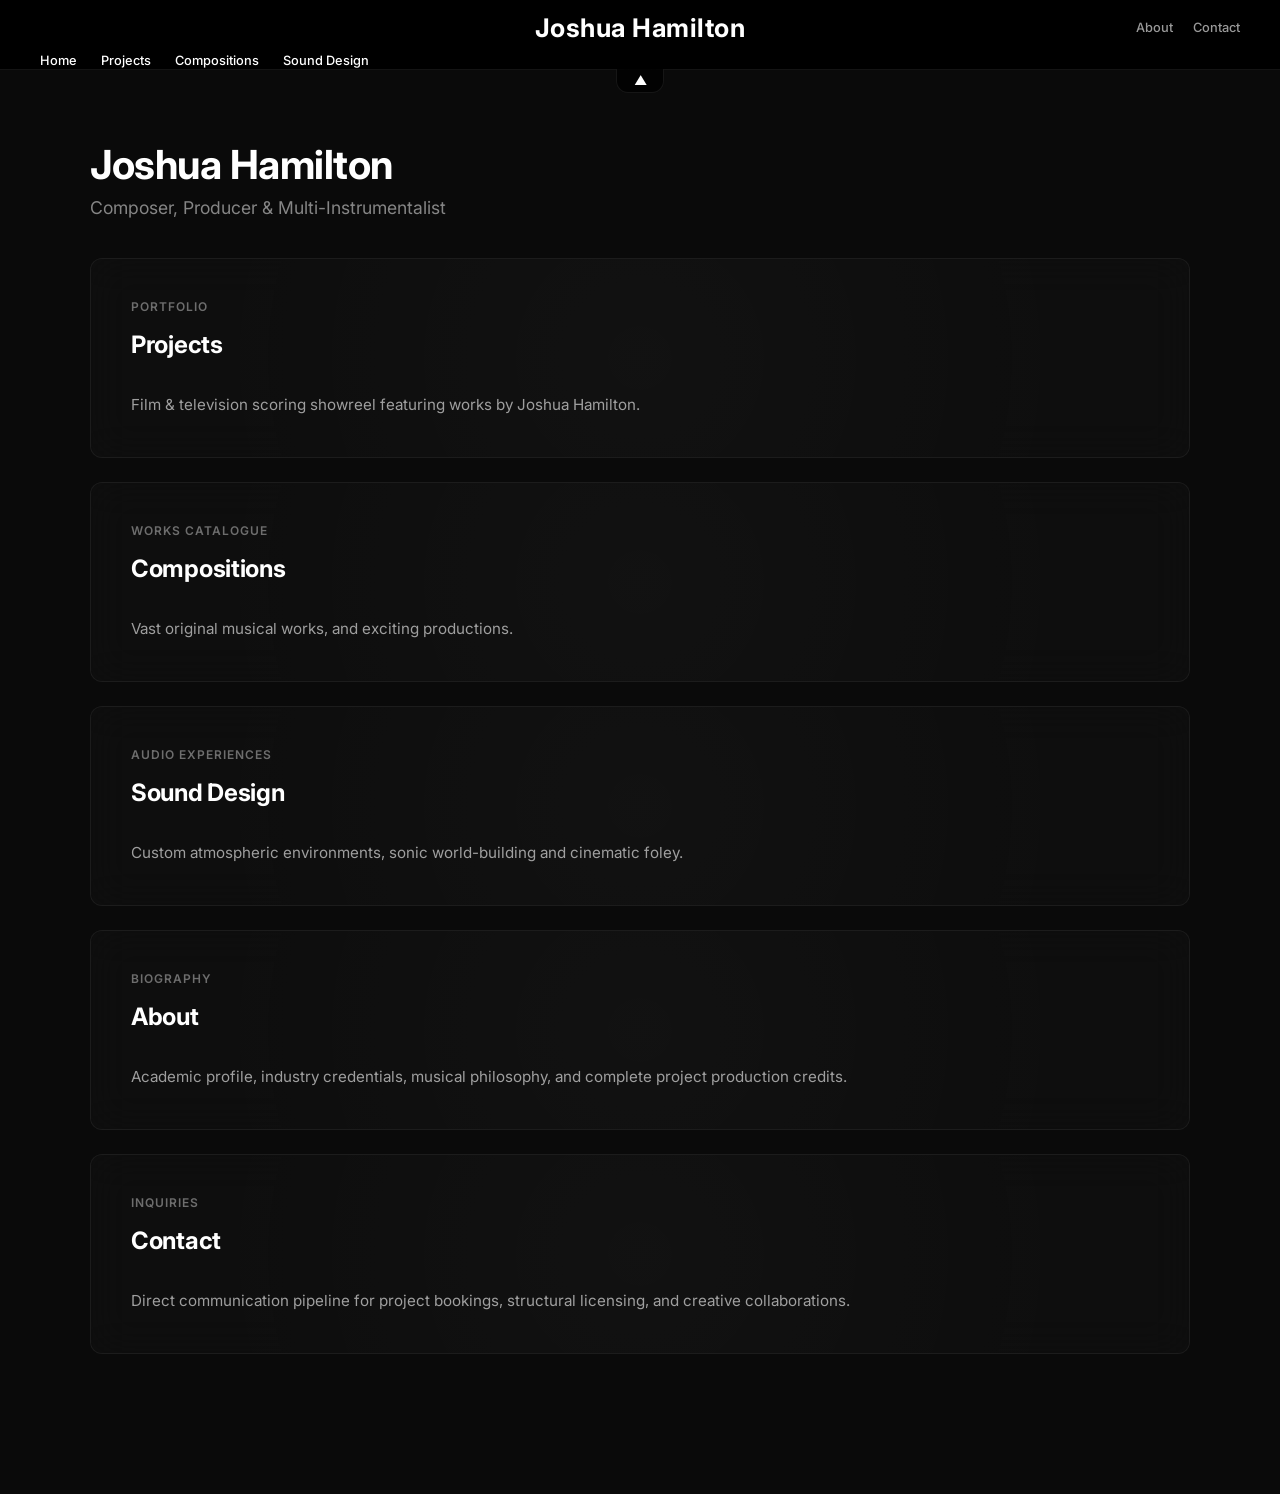
<file: index.html>
<!DOCTYPE html>
<html lang="en">
<head>
    <meta charset="UTF-8">
    <meta name="viewport" content="width=device-width, initial-scale=1.0">
    <title>Home | Joshua Hamilton</title>
    <link rel="preconnect" href="https://fonts.googleapis.com">
    <link rel="preconnect" href="https://fonts.gstatic.com" crossorigin>
    <link href="https://fonts.googleapis.com/css2?family=Inter:wght@400;500;600;700&display=swap" rel="stylesheet">
    <link rel="stylesheet" href="./css/styles.css">
    <style>
        .home-page-wrapper {
            width: 100%;
            min-height: 100vh;
            display: flex;
            align-items: center;
            justify-content: center;
            padding: 140px 40px 60px 40px;
            background-color: #0a0a0a;
            box-sizing: border-box;
        }
        .directory-container {
            width: 100%;
            max-width: 1100px;
            display: flex;
            flex-direction: column;
            gap: 40px;
        }
        .directory-grid {
            display: flex;
            flex-direction: column;
            gap: 24px;
            width: 100%;
        }
        .portal-card {
            position: relative;
            background: rgba(20, 20, 20, 0.4);
            border: 1px solid rgba(255, 255, 255, 0.06);
            border-radius: 12px;
            padding: 40px;
            backdrop-filter: blur(20px);
            text-decoration: none;
            display: flex;
            flex-direction: column;
            justify-content: space-between;
            min-height: 200px;
            overflow: hidden;
            transition: transform 0.3s cubic-bezier(0.16, 1, 0.3, 1), border-color 0.3s ease, background-color 0.3s ease;
        }
        .card-glow-backdrop {
            position: absolute;
            top: 50%;
            left: 50%;
            transform: translate(-50%, -50%);
            width: 100%;
            height: 100%;
            background: radial-gradient(circle, rgba(255, 255, 255, 0.02) 0%, rgba(0, 0, 0, 0) 80%);
            z-index: -1;
            pointer-events: none;
        }
        .portal-card:hover {
            transform: translateY(-4px);
            border-color: rgba(219, 176, 74, 0.3);
            background: rgba(255, 255, 255, 0.02);
        }
        
        .portal-card .card-glow-backdrop {
            position: absolute;
            top: 50%;
            left: 50%;
            transform: translate(-50%, -50%) scale(1);
            width: 100%;
            height: 100%;
            background: radial-gradient(circle, rgba(255, 255, 255, 0.02) 0%, rgba(0, 0, 0, 0) 80%);
            z-index: -1;
            pointer-events: none;
            transition: background 0.4s cubic-bezier(0.16, 1, 0.3, 1), transform 0.4s cubic-bezier(0.16, 1, 0.3, 1);
        }

        .portal-card:hover .card-glow-backdrop {
            background: radial-gradient(circle, rgba(219, 176, 74, 0.42) 0%, rgba(0, 0, 0, 0) 90%);
            transform: translate(-50%, -50%) scale(1.4); 
        }
        .portal-card h2 {
            font-size: 1.5rem;
            font-weight: 700;
            color: #ffffff;
            margin: 0;
            margin-bottom: 8px;
            letter-spacing: -0.3px;
            transition: color 0.3s ease;
        }
        .portal-card:hover h2 { color: #ffe082; }
        .portal-card h3 {
            font-size: 0.75rem;
            font-weight: 600;
            text-transform: uppercase;
            letter-spacing: 1px;
            color: rgba(255, 255, 255, 0.4);
            margin: 0;
            margin-bottom: 16px;
        }
        .portal-card p {
            font-size: 0.95rem;
            line-height: 1.5;
            color: rgba(255, 255, 255, 0.6);
            margin: 0;
        }
        
        /* HARD OVERRIDE FOR NAVIGATION VISITED BUG */
        #site-navigation .nav-link,
        #site-navigation .nav-link:visited,
        #site-navigation .nav-link:active,
        #site-navigation .nav-link:hover {
            color: #ffffff !important;
            text-decoration: none !important;
        }

        @media (max-width: 768px) {
            .home-page-wrapper { padding: 110px 20px 40px 20px; }
            .portal-card { padding: 30px; min-height: auto; }
        }
    </style>
</head>
<body>

<header id="site-navigation">
    <div class="nav-top-row">
        <a href="./index.html" class="logo" style="text-decoration: none; font-weight: 700;">Joshua Hamilton</a>
        <div class="header-actions">
            <a href="./htmls/about.html" class="action-btn" id="btn-about" style="text-decoration: none; line-height: normal; display: flex; align-items: center;">About</a>
            <a href="./htmls/contact.html" class="action-btn" id="btn-contact" style="text-decoration: none; line-height: normal; display: flex; align-items: center;">Contact</a>
        </div>
    </div>
    
    <div class="nav-bottom-row">
        <nav class="dropdown-nav">
            <a href="/index.html" class="nav-link" style="font-family: 'Inter', sans-serif; font-weight: 500; font-size: 0.8rem; color: #ffffff; text-decoration: none !important;">Home</a>
            
            <div class="dropdown-group">
                <a href="./htmls/projbuff.html" class="nav-link dropdown-trigger" style="text-decoration: none;">Projects</a>
            </div>
            
            <div class="dropdown-group">
                <a href="./htmls/compbuff.html" class="nav-link dropdown-trigger" style="text-decoration: none;">Compositions</a>
            </div>

            <div class="dropdown-group">
                <a href="./htmls/sdbuff.html" class="nav-link dropdown-trigger" style="text-decoration: none;">Sound Design</a>
            </div>
        </nav>
    </div>
    <button id="manual-header-toggle" aria-label="Toggle Navigation Panel">
        <span class="toggle-arrow">▲</span>
    </button>
</header>

<main class="home-page-wrapper">
    <div class="directory-container">
        <div class="directory-header" style="text-align: left;">
            <h1 style="font-size: 2.5rem; font-weight: 700; letter-spacing: -0.5px; margin-bottom: 8px; color: #ffffff;">Joshua Hamilton</h1>
            <p style="font-size: 1.1rem; color: rgba(255, 255, 255, 0.5); font-family: 'Inter', sans-serif; margin: 0;">Composer, Producer & Multi-Instrumentalist</p>
        </div>

        <div class="directory-grid">
            <a href="./htmls/projbuff.html" class="portal-card">
                <div class="card-glow-backdrop"></div>
                <div>
                    <h3>Portfolio</h3>
                    <h2>Projects</h2>
                </div>
                <p>Film & television scoring showreel featuring works by Joshua Hamilton.</p>
            </a>

            <a href="./htmls/compbuff.html" class="portal-card">
                <div class="card-glow-backdrop"></div>
                <div>
                    <h3>Works Catalogue</h3>
                    <h2>Compositions</h2>
                </div>
                <p>Vast original musical works, and exciting productions.</p>
            </a>

            <a href="./htmls/sdbuff.html" class="portal-card">
                <div class="card-glow-backdrop"></div>
                <div>
                    <h3>Audio Experiences</h3>
                    <h2>Sound Design</h2>
                </div>
                <p>Custom atmospheric environments, sonic world-building and cinematic foley.</p>
            </a>

            <a href="./htmls/about.html" class="portal-card">
                <div class="card-glow-backdrop"></div>
                <div>
                    <h3>Biography</h3>
                    <h2>About</h2>
                </div>
                <p>Academic profile, industry credentials, musical philosophy, and complete project production credits.</p>
            </a>

            <a href="./htmls/contact.html" class="portal-card">
                <div class="card-glow-backdrop"></div>
                <div>
                    <h3>Inquiries</h3>
                    <h2>Contact</h2>
                </div>
                <p>Direct communication pipeline for project bookings, structural licensing, and creative collaborations.</p>
            </a>
        </div>
    </div>
</main>

<script>
    (function() {
        const navPanel = document.getElementById('site-navigation');
        const toggleButton = document.getElementById('manual-header-toggle');
        if (navPanel && toggleButton) {
            toggleButton.addEventListener('click', (e) => {
                e.stopPropagation();
                e.preventDefault();
                navPanel.classList.toggle('nav-panel-hidden');
            });
        }
    })();
</script>
<script src="./javascripts/imageloader.js" defer></script>
<script>
    window.addEventListener('DOMContentLoaded', () => {
        const microAssets = [
            '/css/styles.css',
            '/javascripts/imageloader.js',
            // Add paths to your UI icons or lightweight logos here (e.g., '/assets/Images/logo.png')
        ];

        microAssets.forEach(asset => {
            const link = document.createElement('link');
            link.rel = 'preload';
            link.href = asset;
            // Check if it's a script or stylesheet to allocate appropriate loading properties
            if (asset.endsWith('.css')) link.as = 'style';
            else if (asset.endsWith('.js')) link.as = 'script';
            else link.as = 'image';
            
            document.head.appendChild(link);
        });
    });
</script>
</body>
</html>
</file>
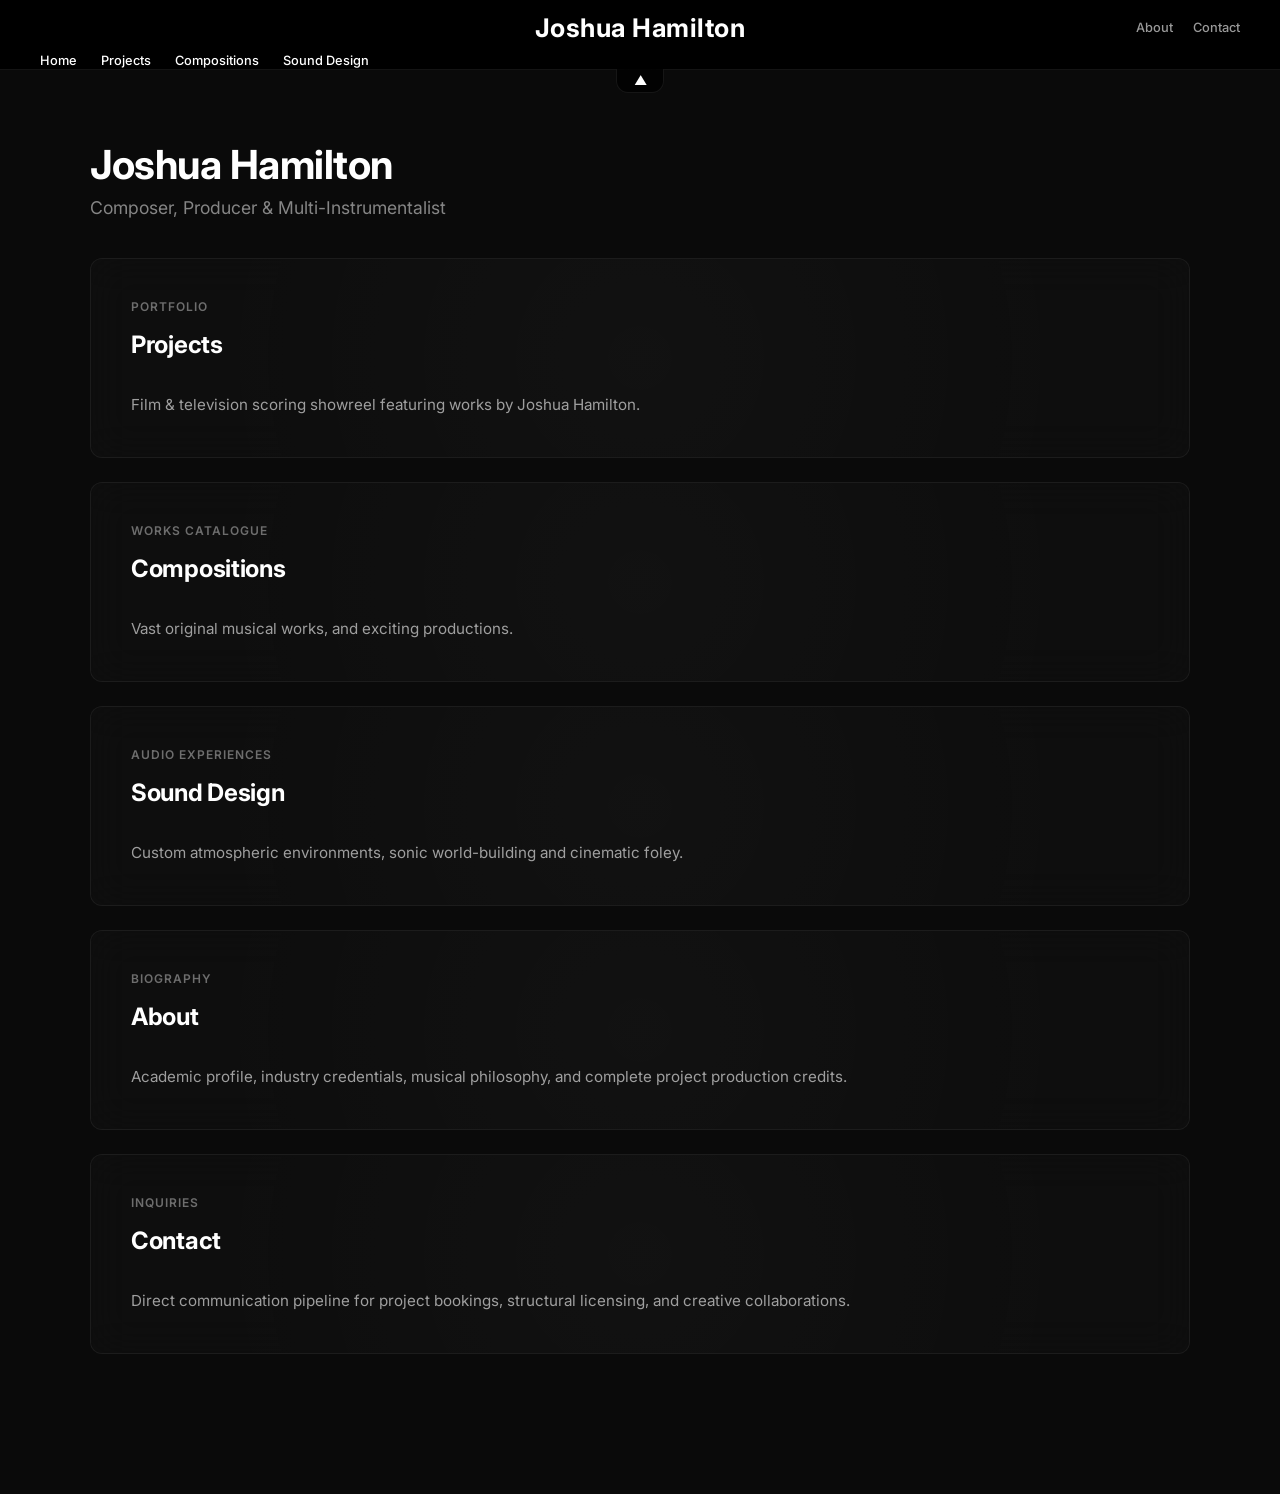
<file: home.html>
<!DOCTYPE html>
<html lang="en">
<head>
    <meta charset="UTF-8">
    <meta name="viewport" content="width=device-width, initial-scale=1.0">
    <title>Home | Joshua Hamilton</title>
    <link rel="preconnect" href="https://fonts.googleapis.com">
    <link rel="preconnect" href="https://fonts.gstatic.com" crossorigin>
    <link href="https://fonts.googleapis.com/css2?family=Inter:wght@400;500;600;700&display=swap" rel="stylesheet">
    <link rel="stylesheet" href="./css/styles.css">
    <style>
        .home-page-wrapper {
            width: 100%;
            min-height: 100vh;
            display: flex;
            align-items: center;
            justify-content: center;
            padding: 140px 40px 60px 40px;
            background-color: #0a0a0a;
            box-sizing: border-box;
        }
        .directory-container {
            width: 100%;
            max-width: 1100px;
            display: flex;
            flex-direction: column;
            gap: 40px;
        }
        .directory-grid {
            display: flex;
            flex-direction: column;
            gap: 24px;
            width: 100%;
        }
        .portal-card {
            position: relative;
            background: rgba(20, 20, 20, 0.4);
            border: 1px solid rgba(255, 255, 255, 0.06);
            border-radius: 12px;
            padding: 40px;
            backdrop-filter: blur(20px);
            text-decoration: none;
            display: flex;
            flex-direction: column;
            justify-content: space-between;
            min-height: 200px;
            overflow: hidden;
            transition: transform 0.3s cubic-bezier(0.16, 1, 0.3, 1), border-color 0.3s ease, background-color 0.3s ease;
        }
        .card-glow-backdrop {
            position: absolute;
            top: 50%;
            left: 50%;
            transform: translate(-50%, -50%);
            width: 100%;
            height: 100%;
            background: radial-gradient(circle, rgba(255, 255, 255, 0.02) 0%, rgba(0, 0, 0, 0) 80%);
            z-index: -1;
            pointer-events: none;
        }
        .portal-card:hover {
            transform: translateY(-4px);
            border-color: rgba(219, 176, 74, 0.3);
            background: rgba(255, 255, 255, 0.02);
        }
       /* UPDATED HOVER GLOW STATE: */
.portal-card .card-glow-backdrop {
    position: absolute; /* Already exists in your code */
    top: 50%;
    left: 50%;
    transform: translate(-50%, -50%) scale(1);
    width: 100%;
    height: 100%;
    background: radial-gradient(circle, rgba(255, 255, 255, 0.02) 0%, rgba(0, 0, 0, 0) 80%);
    z-index: -1;
    pointer-events: none;
    /* Added a smooth transition property for the transform scale */
    transition: background 0.4s cubic-bezier(0.16, 1, 0.3, 1), transform 0.4s cubic-bezier(0.16, 1, 0.3, 1);
}

.portal-card:hover .card-glow-backdrop {
    /* Dialed the opacity from 0.06 up to 0.22 and compressed the fade boundary for prominence */
    background: radial-gradient(circle, rgba(219, 176, 74, 0.42) 0%, rgba(0, 0, 0, 0) 90%);
    /* Expands the glow out visually past the card walls on hover */
    transform: translate(-50%, -50%) scale(1.4); 
        }
        .portal-card h2 {
            font-size: 1.5rem;
            font-weight: 700;
            color: #ffffff;
            margin: 0;
            margin-bottom: 8px;
            letter-spacing: -0.3px;
            transition: color 0.3s ease;
        }
        .portal-card:hover h2 { color: #ffe082; }
        .portal-card h3 {
            font-size: 0.75rem;
            font-weight: 600;
            text-transform: uppercase;
            letter-spacing: 1px;
            color: rgba(255, 255, 255, 0.4);
            margin: 0;
            margin-bottom: 16px;
        }
        .portal-card p {
            font-size: 0.95rem;
            line-height: 1.5;
            color: rgba(255, 255, 255, 0.6);
            margin: 0;
        }
        @media (max-width: 768px) {
            .home-page-wrapper { padding: 110px 20px 40px 20px; }
            .portal-card { padding: 30px; min-height: auto; }
        }
    </style>
</head>
<body>

<header id="site-navigation">
    <div class="nav-top-row">
        <a href="./home.html" class="logo" style="text-decoration: none; font-weight: 700;">Joshua Hamilton</a>
        <div class="header-actions">
            <a href="./htmls/about.html" class="action-btn" id="btn-about" style="text-decoration: none; line-height: normal; display: flex; align-items: center;">About</a>
            <a href="./htmls/contact.html" class="action-btn" id="btn-contact" style="text-decoration: none; line-height: normal; display: flex; align-items: center;">Contact</a>
        </div>
    </div>
    
    <div class="nav-bottom-row">
        <nav class="dropdown-nav">
            <a href="./home.html" class="nav-link" style="font-family: 'Inter', sans-serif; font-weight: 500; font-size: 0.8rem; color: #ffffff; text-decoration: none;">Home</a>
            
            <div class="dropdown-group">
                <a href="./htmls/projbuff.html" class="nav-link dropdown-trigger" style="text-decoration: none;">Projects</a>
            </div>
            
            <div class="dropdown-group">
                <a href="./htmls/compbuff.html" class="nav-link dropdown-trigger" style="text-decoration: none;">Compositions</a>
            </div>

            <div class="dropdown-group">
                <a href="./htmls/sdbuff.html" class="nav-link dropdown-trigger" style="text-decoration: none;">Sound Design</a>
            </div>
        </nav>
    </div>
    <button id="manual-header-toggle" aria-label="Toggle Navigation Panel">
        <span class="toggle-arrow">▲</span>
    </button>
</header>

<main class="home-page-wrapper">
    <div class="directory-container">
        <div class="directory-header" style="text-align: left;">
            <h1 style="font-size: 2.5rem; font-weight: 700; letter-spacing: -0.5px; margin-bottom: 8px; color: #ffffff;">Joshua Hamilton</h1>
            <p style="font-size: 1.1rem; color: rgba(255, 255, 255, 0.5); font-family: 'Inter', sans-serif; margin: 0;">Composer, Producer & Multi-Instrumentalist</p>
        </div>

        <div class="directory-grid">
            <a href="./htmls/projbuff.html" class="portal-card">
                <div class="card-glow-backdrop"></div>
                <div>
                    <h3>Portfolio</h3>
                    <h2>Projects</h2>
                </div>
                <p>Film & television scoring showreel featuring works by Joshua Hamilton.</p>
            </a>

            <a href="./htmls/compbuff.html" class="portal-card">
                <div class="card-glow-backdrop"></div>
                <div>
                    <h3>Works Catalogue</h3>
                    <h2>Compositions</h2>
                </div>
                <p>Vast original musical works, and exciting productions.</p>
            </a>

            <a href="./htmls/sdbuff.html" class="portal-card">
                <div class="card-glow-backdrop"></div>
                <div>
                    <h3>Audio Experiences</h3>
                    <h2>Sound Design</h2>
                </div>
                <p>Custom atmospheric environments, sonic world-building and cinematic foley.</p>
            </a>

            <a href="./htmls/about.html" class="portal-card">
                <div class="card-glow-backdrop"></div>
                <div>
                    <h3>Biography</h3>
                    <h2>About</h2>
                </div>
                <p>Academic profile, industry credentials, musical philosophy, and complete project production credits.</p>
            </a>

            <a href="./htmls/contact.html" class="portal-card">
                <div class="card-glow-backdrop"></div>
                <div>
                    <h3>Inquiries</h3>
                    <h2>Contact</h2>
                </div>
                <p>Direct communication pipeline for project bookings, structural licensing, and creative collaborations.</p>
            </a>
        </div>
    </div>
</main>

<script>
    (function() {
        const navPanel = document.getElementById('site-navigation');
        const toggleButton = document.getElementById('manual-header-toggle');
        if (navPanel && toggleButton) {
            toggleButton.addEventListener('click', (e) => {
                e.stopPropagation();
                e.preventDefault();
                navPanel.classList.toggle('nav-panel-hidden');
            });
        }
    })();
</script>
<script src="./javascripts/imageloader.js" defer></script>
</body>
</html>
</file>
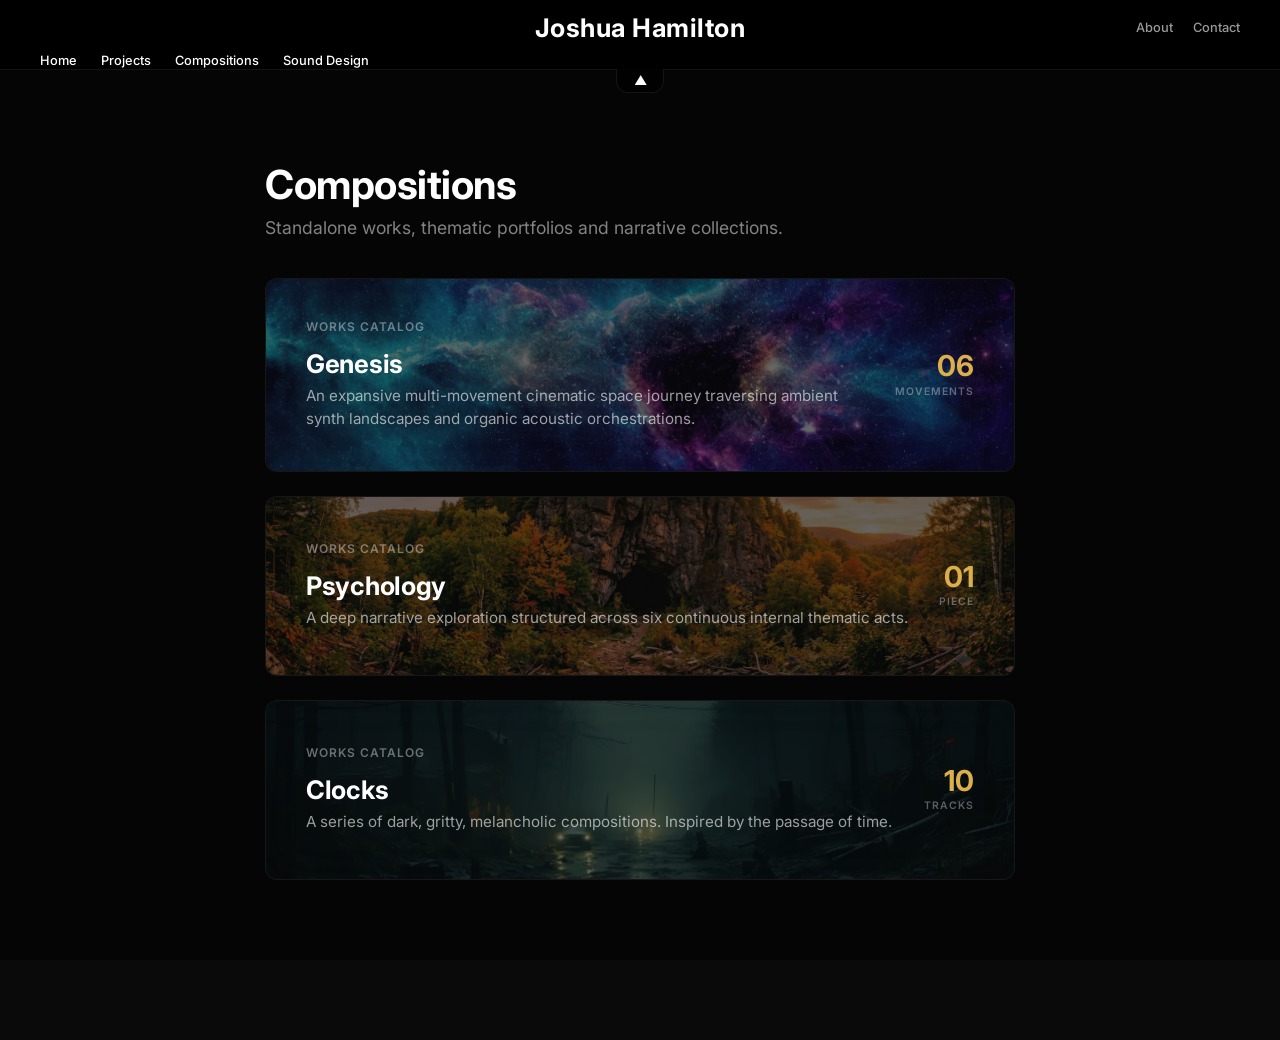
<file: htmls/compbuff.html>
<!DOCTYPE html>
<html lang="en">
<head>
    <meta charset="UTF-8">
    <meta name="viewport" content="width=device-width, initial-scale=1.0">
    <title>Compositions | Joshua Hamilton</title>
    <link rel="preconnect" href="https://fonts.googleapis.com">
    <link rel="preconnect" href="https://fonts.gstatic.com" crossorigin>
    <link href="https://fonts.googleapis.com/css2?family=Inter:wght@400;500;600;700&display=swap" rel="stylesheet">
    <link rel="stylesheet" href="../css/styles.css">
    <style>
        /* -------------------------------------------------------------
           ISOLATED DROPDOWN SYSTEM: Zero Horizontal Bleeding
        ------------------------------------------------------------- */
        .dropdown-group {
            position: relative;
            display: inline-block;
        }

        #manual-header-toggle {
            transition: opacity 0.2s ease, visibility 0.2s ease;
        }

        /* -------------------------------------------------------------
           DIRECTORY STACK LAYOUT & PORTAL DESIGN
        ------------------------------------------------------------- */
        .buffer-page-wrapper {
            width: 100%;
            min-height: 100vh;
            display: flex;
            align-items: center;
            justify-content: center;
            padding: 160px 40px 80px 40px;
            background-color: #050505;
            box-sizing: border-box;
        }

        .buffer-container {
            width: 100%;
            max-width: 750px; 
            display: flex;
            flex-direction: column;
            gap: 40px;
        }

        .buffer-header {
            text-align: left;
        }

        .buffer-header h1 {
            font-size: 2.5rem;
            font-weight: 700;
            letter-spacing: -0.5px;
            margin: 0;
            margin-bottom: 8px;
            color: #ffffff;
        }

        .buffer-header p {
            font-size: 1.1rem;
            color: rgba(255, 255, 255, 0.5);
            margin: 0;
        }

        .buffer-column {
            display: flex;
            flex-direction: column;
            gap: 24px;
            width: 100%;
        }

        .buffer-card {
            position: relative;
            background: rgba(15, 15, 15, 0.65);
            border: 1px solid rgba(255, 255, 255, 0.05);
            border-radius: 12px;
            padding: 40px;
            backdrop-filter: blur(25px);
            text-decoration: none;
            display: flex;
            flex-direction: row;
            justify-content: space-between;
            align-items: center;
            min-height: 180px;
            overflow: hidden;
            box-sizing: border-box;
            transition: transform 0.3s cubic-bezier(0.16, 1, 0.3, 1), border-color 0.3s ease, background-color 0.3s ease;
        }

        .card-image-bg {
            position: absolute;
            top: 0;
            left: 0;
            width: 100%;
            height: 100%;
            background-size: cover;
            background-position: center;
            opacity: 0.40; 
            z-index: -2;
            pointer-events: none;
            transition: opacity 0.4s ease, transform 0.4s cubic-bezier(0.16, 1, 0.3, 1);
        }

        .card-darkener {
            position: absolute;
            top: 0;
            left: 0;
            width: 100%;
            height: 100%;
            background: #050505; 
            opacity: 0.05; 
            z-index: -1;
            pointer-events: none;
            transition: opacity 0.4s cubic-bezier(0.16, 1, 0.3, 1);
        }

        .buffer-card:hover {
            transform: translateY(-4px);
            border-color: rgba(219, 176, 74, 0.3);
            background: rgba(20, 20, 20, 0.75);
        }

        .buffer-card:hover .card-darkener {
            opacity: 0.20 !important;
        }

        .buffer-card:hover .card-image-bg {
            opacity: 0.75 !important;
            transform: scale(1.02);
        }

        .card-left-block h2 {
            font-size: 1.6rem;
            font-weight: 700;
            color: #ffffff;
            margin: 0;
            margin-bottom: 6px;
            letter-spacing: -0.3px;
            transition: color 0.3s ease;
        }

        .buffer-card:hover h2 {
            color: #ffe082;
        }

        .card-left-block h3 {
            font-size: 0.75rem;
            font-weight: 600;
            text-transform: uppercase;
            letter-spacing: 1px;
            color: rgba(255, 255, 255, 0.4);
            margin: 0;
            margin-bottom: 14px;
        }

        .card-left-block p {
            font-size: 0.95rem;
            line-height: 1.5;
            color: rgba(255, 255, 255, 0.6);
            margin: 0;
        }

        /* -------------------------------------------------------------
           TECHNICAL METADATA BADGE DESIGNS
        ------------------------------------------------------------- */
        .card-right-meta {
            text-align: right;
            flex-shrink: 0;
            padding-left: 20px;
        }

        .meta-counter {
            font-size: 1.8rem;
            font-weight: 700;
            color: #dbb04a; 
            line-height: 1;
            margin-bottom: 4px;
        }

        .meta-label {
            font-size: 0.65rem;
            font-weight: 600;
            text-transform: uppercase;
            letter-spacing: 1px;
            color: rgba(255, 255, 255, 0.35);
        }

        @media (max-width: 768px) {
            .buffer-page-wrapper {
                padding: 120px 20px 60px 20px;
            }
            .buffer-card {
                flex-direction: column;
                align-items: flex-start;
                padding: 30px;
                gap: 24px;
            }
            .card-right-meta {
                text-align: left;
                padding-left: 0;
            }
        }
    </style>
</head>
<body>

<header id="site-navigation">
    <div class="nav-top-row">
        <a href="../index.html" class="logo" style="text-decoration: none; font-weight: 700;">Joshua Hamilton</a>
        <div class="header-actions">
            <a href="./about.html" class="action-btn" id="btn-about" style="text-decoration: none; line-height: normal; display: flex; align-items: center;">About</a>
            <a href="./contact.html" class="action-btn" id="btn-contact" style="text-decoration: none; line-height: normal; display: flex; align-items: center;">Contact</a>
        </div>
    </div>
    
    <div class="nav-bottom-row">
        <nav class="dropdown-nav">
          <a href="/index.html" class="nav-link" style="font-family: 'Inter', sans-serif; font-weight: 500; font-size: 0.8rem; color: rgba(255, 255, 255, 0.65); text-decoration: none; transition: color 0.2s ease;" onmouseover="this.style.color='#ffffff'" onmouseout="this.style.color='rgba(255, 255, 255, 0.65)'">Home</a>

            <div class="dropdown-group">
                <a href="./projbuff.html" class="nav-link dropdown-trigger" style="text-decoration: none;">Projects</a>
            </div>
            
            <div class="dropdown-group">
                <a href="./compbuff.html" class="nav-link dropdown-trigger" style="text-decoration: none; color: #ffffff;">Compositions</a>
            </div>

            <div class="dropdown-group">
                <a href="./sdbuff.html" class="nav-link dropdown-trigger" style="text-decoration: none;">Sound Design</a>
            </div>
        </nav>
    </div>

    <button id="manual-header-toggle" aria-label="Toggle Navigation Panel">
        <span class="toggle-arrow">▲</span>
    </button>
</header>

<main class="buffer-page-wrapper">
    <div class="buffer-container">
        
        <div class="buffer-header">
            <h1>Compositions</h1>
            <p>Standalone works, thematic portfolios and narrative collections.</p>
        </div>

        <div class="buffer-column">
            
            <a href="./genesis.html" class="buffer-card">
                <div class="card-image-bg" style="background-image: url('../assets/Images/6 GRACE.webp');"></div>
                <div class="card-darkener"></div>
                
                <div class="card-left-block">
                    <h3>Works Catalog</h3>
                    <h2>Genesis</h2>
                    <p>An expansive multi-movement cinematic space journey traversing ambient synth landscapes and organic acoustic orchestrations.</p>
                </div>
                
                <div class="card-right-meta">
                    <div class="meta-counter">06</div>
                    <div class="meta-label">Movements</div>
                </div>
            </a>

<a href="./psychology.html" class="buffer-card">
    <div class="card-image-bg" style="background-image: url('../assets/Images/psychology.webp');"></div>
    <div class="card-darkener"></div>
    <div class="card-left-block">
        <h3>Works Catalog</h3>
        <h2>Psychology</h2>
        <p>A deep narrative exploration structured across six continuous internal thematic acts.</p>
    </div>
    <div class="card-right-meta">
        <div class="meta-counter">01</div>
        <div class="meta-label">Piece</div>
    </div>
</a>

<!-- Collection Item 3: Clocks -->
<a href="./clocks.html" class="buffer-card">
    <div class="card-image-bg" style="background-image: url('../assets/Images/CLOCKS/music.webp');"></div>
    <div class="card-darkener"></div>
    
    <div class="card-left-block">
        <h3>Works Catalog</h3>
        <h2>Clocks</h2>
        <p>A series of dark, gritty, melancholic compositions. Inspired by the passage of time.</p>
    </div>
    
    <div class="card-right-meta">
        <div class="meta-counter">10</div>
        <div class="meta-label">Tracks</div>
    </div>
</a>

        </div>
    </div>
</main>

<script>
    (function() {
        const navPanel = document.getElementById('site-navigation');
        const toggleButton = document.getElementById('manual-header-toggle');
        if (navPanel && toggleButton) {
            toggleButton.addEventListener('click', (e) => {
                e.stopPropagation();
                e.preventDefault();
                navPanel.classList.toggle('nav-panel-hidden');
            });
        }
    })();
</script>
<script src="../javascripts/imageloader.js" defer></script>

</body>
</html>
</file>
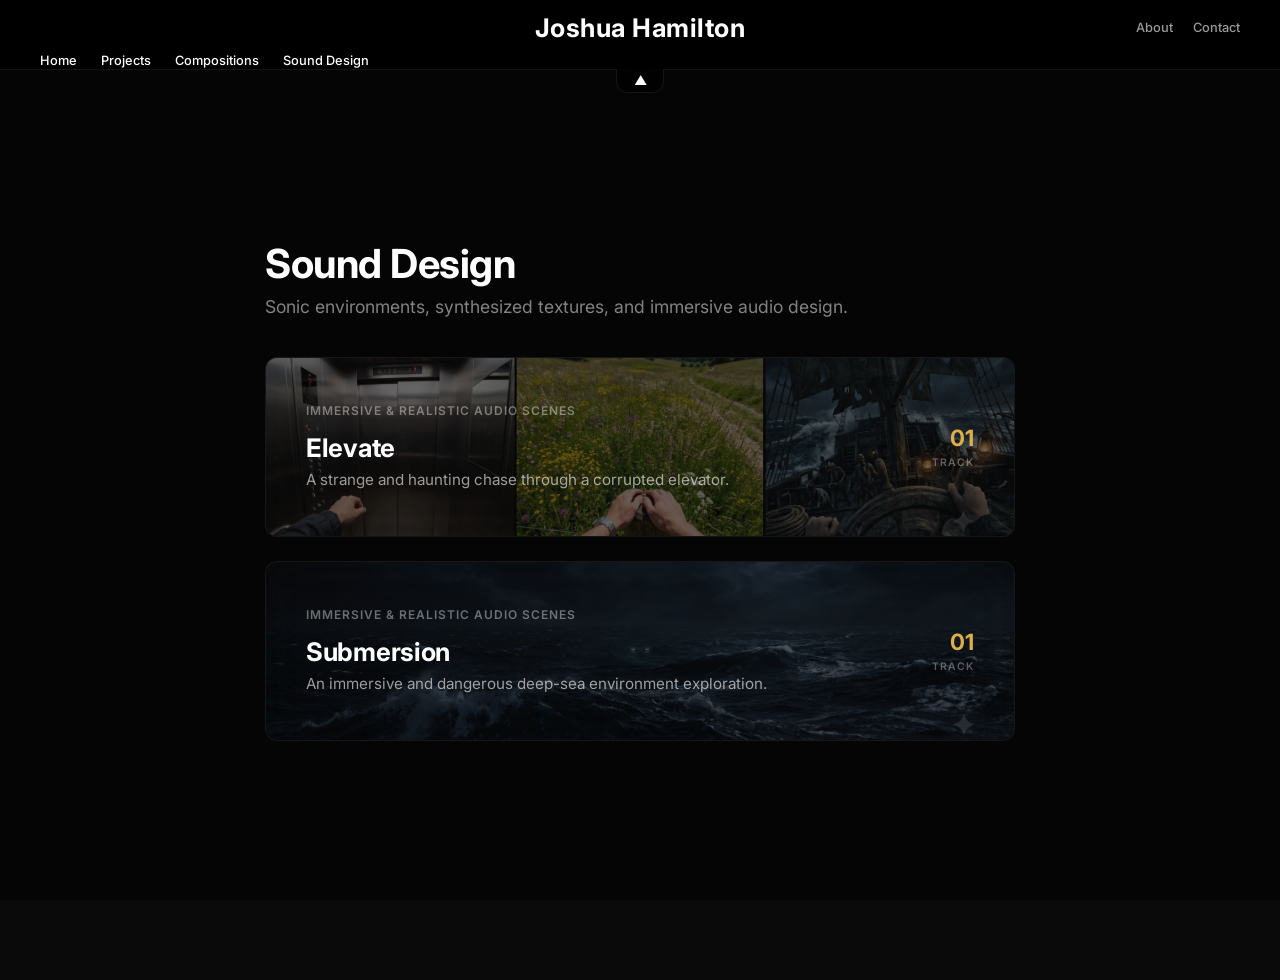
<file: htmls/sdbuff.html>
<!DOCTYPE html>
<html lang="en">
<head>
    <meta charset="UTF-8">
    <meta name="viewport" content="width=device-width, initial-scale=1.0">
    <title>Sound Design | Joshua Hamilton</title>
    <link rel="preconnect" href="https://fonts.googleapis.com">
    <link rel="preconnect" href="https://fonts.gstatic.com" crossorigin>
    <link href="https://fonts.googleapis.com/css2?family=Inter:wght@400;500;600;700&display=swap" rel="stylesheet">
    <link rel="stylesheet" href="../css/styles.css">
    <style>
        /* -------------------------------------------------------------
           ISOLATED DROPDOWN SYSTEM: Zero Horizontal Bleeding
        ------------------------------------------------------------- */
        .dropdown-group {
            position: relative;
            display: inline-block;
        }

        #manual-header-toggle {
            transition: opacity 0.2s ease, visibility 0.2s ease;
        }

        .dropdown-nav .dropdown-group a.dropdown-trigger {
            display: inline-flex;
            align-items: center;
            gap: 6px;
        }

        .header-actions {
            display: flex;
            gap: 20px;
            align-items: center;
        }

        .action-btn {
            font-family: 'Inter', sans-serif;
            font-size: 0.8rem;
            font-weight: 500;
            color: rgba(255, 255, 255, 0.65);
            text-decoration: none;
            transition: color 0.2s ease;
        }

        .action-btn:hover {
            color: #ffffff;
        }

        /* -------------------------------------------------------------
           DIRECTORY STACK LAYOUT & PORTAL DESIGN
        ------------------------------------------------------------- */
        .buffer-page-wrapper {
            width: 100%;
            min-height: 100vh;
            display: flex;
            align-items: center;
            justify-content: center;
            padding: 160px 40px 80px 40px;
            background-color: #050505;
            box-sizing: border-box;
        }

        .buffer-container {
            width: 100%;
            max-width: 750px;
            display: flex;
            flex-direction: column;
            gap: 40px;
        }

        .buffer-header {
            text-align: left;
        }

        .buffer-header h1 {
            font-size: 2.5rem;
            font-weight: 700;
            letter-spacing: -0.5px;
            margin: 0;
            margin-bottom: 8px;
            color: #ffffff;
        }

        .buffer-header p {
            font-size: 1.1rem;
            color: rgba(255, 255, 255, 0.5);
            margin: 0;
        }

        .buffer-column {
            display: flex;
            flex-direction: column;
            gap: 24px;
            width: 100%;
        }

        .buffer-card {
            position: relative;
            background: rgba(15, 15, 15, 0.65);
            border: 1px solid rgba(255, 255, 255, 0.05);
            border-radius: 12px;
            padding: 40px;
            backdrop-filter: blur(25px);
            text-decoration: none;
            display: flex;
            flex-direction: row;
            justify-content: space-between;
            align-items: center;
            min-height: 180px;
            overflow: hidden;
            box-sizing: border-box;
            transition: transform 0.3s cubic-bezier(0.16, 1, 0.3, 1), border-color 0.3s ease, background-color 0.3s ease;
        }

        .card-image-bg {
            position: absolute;
            top: 0;
            left: 0;
            width: 100%;
            height: 100%;
            background-size: cover;
            background-position: center;
            opacity: 0.40; 
            z-index: -2;
            pointer-events: none;
            transition: opacity 0.4s ease, transform 0.4s cubic-bezier(0.16, 1, 0.3, 1);
        }

        .card-darkener {
            position: absolute;
            top: 0;
            left: 0;
            width: 100%;
            height: 100%;
            background: #050505; 
            opacity: 0.05; /* Increased resting brightness */
            z-index: -1;
            pointer-events: none;
            transition: opacity 0.4s cubic-bezier(0.16, 1, 0.3, 1);
        }

        .buffer-card:hover {
            transform: translateY(-4px);
            border-color: rgba(219, 176, 74, 0.3);
            background: rgba(20, 20, 20, 0.75);
        }

        /* Matches your exact target specifications */
        .buffer-card:hover .card-darkener {
            opacity: 0.20 !important;
        }

        .buffer-card:hover .card-image-bg {
            opacity: 0.75 !important;
            transform: scale(1.02);
        }

        .card-left-block h2 {
            font-size: 1.6rem;
            font-weight: 700;
            color: #ffffff;
            margin: 0;
            margin-bottom: 6px;
            letter-spacing: -0.3px;
            transition: color 0.3s ease;
        }

        .buffer-card:hover h2 {
            color: #ffe082;
        }

        .card-left-block h3 {
            font-size: 0.75rem;
            font-weight: 600;
            text-transform: uppercase;
            letter-spacing: 1px;
            color: rgba(255, 255, 255, 0.4);
            margin: 0;
            margin-bottom: 14px;
        }

        .card-left-block p {
            font-size: 0.95rem;
            line-height: 1.5;
            color: rgba(255, 255, 255, 0.6);
            margin: 0;
        }

        /* -------------------------------------------------------------
           TECHNICAL METADATA BADGE DESIGNS
        ------------------------------------------------------------- */
        .card-right-meta {
            text-align: right;
            flex-shrink: 0;
            padding-left: 20px;
        }

        .meta-counter {
            font-size: 1.4rem;
            font-weight: 700;
            color: #dbb04a;
            line-height: 1.2;
            margin-bottom: 4px;
        }

        .meta-label {
            font-size: 0.65rem;
            font-weight: 600;
            text-transform: uppercase;
            letter-spacing: 1px;
            color: rgba(255, 255, 255, 0.35);
        }

        @media (max-width: 768px) {
            .buffer-page-wrapper {
                padding: 120px 20px 60px 20px;
            }
            .buffer-card {
                flex-direction: column;
                align-items: flex-start;
                padding: 30px;
                gap: 24px;
            }
            .card-right-meta {
                text-align: left;
                padding-left: 0;
            }
        }
    </style>
</head>
<body>

<header id="site-navigation">
    <div class="nav-top-row">
        <a href="../index.html" class="logo" style="text-decoration: none; font-weight: 700;">Joshua Hamilton</a>
        <div class="header-actions">
            <a href="./about.html" class="action-btn" id="btn-about" style="text-decoration: none; line-height: normal; display: flex; align-items: center;">About</a>
            <a href="./contact.html" class="action-btn" id="btn-contact" style="text-decoration: none; line-height: normal; display: flex; align-items: center;">Contact</a>
        </div>
    </div>
    
    <div class="nav-bottom-row">
        <nav class="dropdown-nav">
           <a href="/index.html" class="nav-link" style="font-family: 'Inter', sans-serif; font-weight: 500; font-size: 0.8rem; color: rgba(255, 255, 255, 0.65); text-decoration: none; transition: color 0.2s ease;" onmouseover="this.style.color='#ffffff'" onmouseout="this.style.color='rgba(255, 255, 255, 0.65)'">Home</a>

            <!-- Projects Routing Setup -->
            <div class="dropdown-group">
                <a href="./projbuff.html" class="nav-link dropdown-trigger" style="text-decoration: none;">Projects</a>
            </div>
            
            <!-- Compositions Routing Setup -->
            <div class="dropdown-group">
                <a href="./compbuff.html" class="nav-link dropdown-trigger" style="text-decoration: none;">Compositions</a>
            </div>

            <!-- Sound Design Routing Setup -->
            <div class="dropdown-group">
                <a href="./sdbuff.html" class="nav-link dropdown-trigger" style="text-decoration: none; color: #ffffff;">Sound Design</a>
            </div>
        </nav>
    </div>

    <button id="manual-header-toggle" aria-label="Toggle Navigation Panel">
        <span class="toggle-arrow">▲</span>
    </button>
</header>

<main class="buffer-page-wrapper">
    <div class="buffer-container">
        
        <div class="buffer-header">
            <h1>Sound Design</h1>
            <p>Sonic environments, synthesized textures, and immersive audio design.</p>
        </div>

        <div class="buffer-column">
            
            <!-- Collection Item 1: Elevate -->
            <a href="./sounddesign.html" class="buffer-card">
                <div class="card-image-bg" style="background-image: url('../assets/Images/elevate.webp');"></div>
                <div class="card-darkener"></div>
                
                <div class="card-left-block">
                    <h3>immersive & realistic audio scenes</h3>
                    <h2>Elevate</h2>
                    <p>A strange and haunting chase through a corrupted elevator.</p>
                </div>
                
                <div class="card-right-meta">
                    <div class="meta-counter">01</div>
                    <div class="meta-label">track</div>
                </div>
            </a>

            <!-- Collection Item 2: Submersion -->
<a href="./submersion.html" class="buffer-card">
    <div class="card-image-bg" style="background-image: url('../assets/Images/submersion.webp');"></div>
    <div class="card-darkener"></div>
    
    <div class="card-left-block">
        <h3>immersive & realistic audio scenes</h3>
        <h2>Submersion</h2>
        <p>An immersive and dangerous deep-sea environment exploration.</p>
    </div>
    
    <div class="card-right-meta">
        <div class="meta-counter">01</div>
        <div class="meta-label">Track</div>
    </div>
</a>

        </div>
    </div>
</main>


<script src="../javascripts/imageloader.js" defer></script>
</body>
</html>
</file>
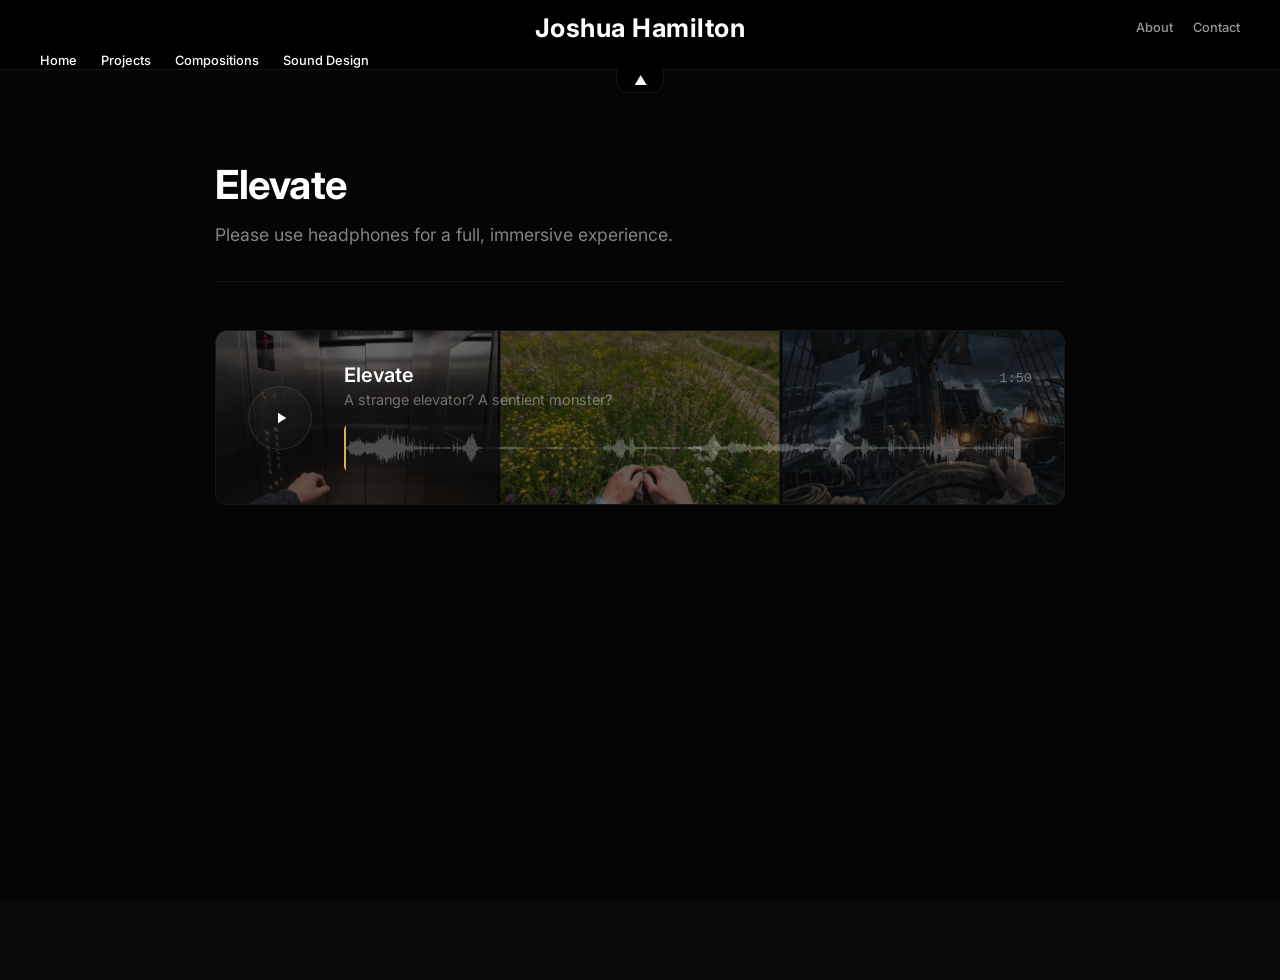
<file: htmls/sounddesign.html>
<!DOCTYPE html>
<html lang="en">
<head>
    <!-- Priority 1: High-Priority Audio Streaming for Current Page -->
    <link rel="preload" href="../assets/audio/SOUNDD/elevate - sd.mp3" as="audio" type="audio/mpeg" crossorigin="anonymous">

    <meta charset="UTF-8">
    <meta name="viewport" content="width=device-width, initial-scale=1.0">
    <title>Elevate | Joshua Hamilton</title>
    <link rel="preconnect" href="https://fonts.googleapis.com">
    <link rel="preconnect" href="https://fonts.gstatic.com" crossorigin>
    <link href="https://fonts.googleapis.com/css2?family=Inter:wght@400;500;600;700&display=swap" rel="stylesheet">
    <link rel="stylesheet" href="../css/styles.css">
    <style>
        /* -------------------------------------------------------------
           ISOLATED DROPDOWN SYSTEM: Zero Horizontal Bleeding
        ------------------------------------------------------------- */
        .dropdown-group {
            position: relative;
            display: inline-block;
        }

        #manual-header-toggle {
            transition: opacity 0.2s ease, visibility 0.2s ease;
        }

        .dropdown-nav .dropdown-group a.dropdown-trigger {
            display: inline-flex;
            align-items: center;
            gap: 6px;
        }

        .header-actions {
            display: flex;
            gap: 20px;
            align-items: center;
        }

        .action-btn {
            font-family: 'Inter', sans-serif;
            font-size: 0.8rem;
            font-weight: 500;
            color: rgba(255, 255, 255, 0.65);
            text-decoration: none;
            transition: color 0.2s ease;
        }

        .action-btn:hover {
            color: #ffffff;
        }

        /* -------------------------------------------------------------
           TRACK WORKSPACE CONTAINER ENGINE
        ------------------------------------------------------------- */
        .workspace-page-wrapper {
            width: 100%;
            min-height: 100vh;
            display: flex;
            justify-content: center;
            padding: 160px 40px 80px 40px;
            background-color: #050505;
            box-sizing: border-box;
        }

        .workspace-container {
            width: 100%;
            max-width: 850px;
            display: flex;
            flex-direction: column;
            gap: 48px;
        }

        .workspace-header {
            text-align: left;
            border-bottom: 1px solid rgba(255, 255, 255, 0.05);
            padding-bottom: 32px;
        }

        .workspace-header h1 {
            font-size: 2.5rem;
            font-weight: 700;
            letter-spacing: -0.5px;
            margin: 0;
            margin-bottom: 12px;
            color: #ffffff;
        }

        .workspace-header p {
            font-size: 1.1rem;
            line-height: 1.6;
            color: rgba(255, 255, 255, 0.5);
            margin: 0;
            max-width: 680px;
        }

        .track-deck {
            display: flex;
            flex-direction: column;
            gap: 28px;
            width: 100%;
        }

        /* -------------------------------------------------------------
           GLASSMORPHIC TRACK CARD DESIGN WITH LIGHT-UP HOVER
        ------------------------------------------------------------- */
        .audio-track-card {
            position: relative;
            background: rgba(15, 15, 15, 0.65);
            border: 1px solid rgba(255, 255, 255, 0.05);
            border-radius: 12px;
            padding: 32px;
            backdrop-filter: blur(25px);
            display: grid;
            grid-template-columns: auto 1fr;
            gap: 32px;
            align-items: center;
            box-sizing: border-box;
            overflow: hidden;
            transition: transform 0.3s cubic-bezier(0.16, 1, 0.3, 1), border-color 0.3s ease, background-color 0.3s ease, box-shadow 0.3s ease;
        }

        .track-card-bg {
            position: absolute;
            top: 0;
            left: 0;
            width: 100%;
            height: 100%;
            background-image: url('../assets/Images/elevate.webp');
            background-size: cover;
            background-position: center;
            opacity: 0.40; 
            pointer-events: none;
            z-index: -2;
            transition: opacity 0.3s ease;
        }

        .track-card-darkener {
            position: absolute;
            top: 0;
            left: 0;
            width: 100%;
            height: 100%;
            background: #050505;
            opacity: 0.05; 
            pointer-events: none;
            z-index: -1;
            transition: opacity 0.3s ease;
        }

        .audio-track-card:hover {
            transform: translateY(-3px);
            border-color: rgba(219, 176, 74, 0.45);
            background: rgba(30, 30, 30, 0.45);
            box-shadow: 
                0 12px 40px rgba(219, 176, 74, 0.12), 
                inset 0 0 20px rgba(219, 176, 74, 0.05);
        }

        .audio-track-card:hover .track-card-darkener {
            opacity: 0.20 !important;
        }

        .audio-track-card:hover .track-card-bg {
            opacity: 0.75 !important;
        }

        .play-trigger-wrapper {
            display: flex;
            align-items: center;
            justify-content: center;
            position: relative;
            z-index: 2;
        }

        .play-button-disk {
            width: 64px;
            height: 64px;
            border-radius: 50%;
            background: rgba(255, 255, 255, 0.03);
            border: 1px solid rgba(255, 255, 255, 0.1);
            display: flex;
            align-items: center;
            justify-content: center;
            cursor: pointer;
            transition: background 0.2s ease, border-color 0.2s ease, transform 0.2s cubic-bezier(0.16, 1, 0.3, 1);
        }

        .play-button-disk:hover {
            background: rgba(219, 176, 74, 0.1);
            border-color: rgba(219, 176, 74, 0.4);
            transform: scale(1.05);
        }

        .play-icon {
            width: 18px;
            height: 18px;
            fill: #ffffff;
            margin-left: 2px;
            transition: fill 0.2s ease;
        }

        .play-button-disk:hover .play-icon {
            fill: #ffe082;
        }

        .track-main-interface {
            display: flex;
            flex-direction: column;
            gap: 16px;
            width: 100%;
            position: relative;
            z-index: 2;
        }

        .track-meta {
            display: flex;
            justify-content: space-between;
            align-items: baseline;
        }

        .track-title-block h2 {
            font-size: 1.25rem;
            font-weight: 600;
            color: #ffffff;
            margin: 0;
            margin-bottom: 4px;
            transition: color 0.3s ease;
        }

        .audio-track-card:hover h2 {
            color: #ffe082;
        }

        .track-title-block p {
            font-size: 0.9rem;
            color: rgba(255, 255, 255, 0.4);
            margin: 0;
        }

        .track-duration-stamp {
            font-family: monospace;
            font-size: 0.85rem;
            color: rgba(255, 255, 255, 0.4);
        }

        .timeline-container {
            position: relative;
            width: 100%;
            height: 48px;
            background: rgba(255, 255, 255, 0.02);
            border-radius: 6px;
            cursor: pointer;
            overflow: hidden;
        }

        .waveform-asset-mask {
            position: absolute;
            top: 0;
            left: 0;
            width: 100%;
            height: 100%;
            background-image: url('../assets/Images/waveforms/elevate wf.png');
            background-size: 100% 100%;
            background-repeat: no-repeat;
            opacity: 0.25;
            pointer-events: none;
        }

        .timeline-progress-bar {
            position: absolute;
            top: 0;
            left: 0;
            height: 100%;
            width: 0%;
            background: rgba(219, 176, 74, 0.15);
            border-right: 2px solid #dbb04a;
            pointer-events: none;
        }

        @media (max-width: 650px) {
            .audio-track-card {
                grid-template-columns: 1fr;
                gap: 24px;
                padding: 24px;
            }
            .play-trigger-wrapper {
                justify-content: flex-start;
            }
        }
    </style>
</head>
<body>

<header id="site-navigation">
    <div class="nav-top-row">
        <a href="../index.html" class="logo" style="text-decoration: none; font-weight: 700;">Joshua Hamilton</a>
        <div class="header-actions">
            <a href="./about.html" class="action-btn" id="btn-about" style="text-decoration: none; line-height: normal; display: flex; align-items: center;">About</a>
            <a href="./contact.html" class="action-btn" id="btn-contact" style="text-decoration: none; line-height: normal; display: flex; align-items: center;">Contact</a>
        </div>
    </div>
    
    <div class="nav-bottom-row">
        <nav class="dropdown-nav">
           <a href="/index.html" class="nav-link" style="font-family: 'Inter', sans-serif; font-weight: 500; font-size: 0.8rem; color: rgba(255, 255, 255, 0.65); text-decoration: none; transition: color 0.2s ease;" onmouseover="this.style.color='#ffffff'" onmouseout="this.style.color='rgba(255, 255, 255, 0.65)'">Home</a>

            <!-- Projects Routing Setup -->
            <div class="dropdown-group">
                <a href="./projbuff.html" class="nav-link dropdown-trigger" style="text-decoration: none;">Projects</a>
            </div>
            
            <!-- Compositions Routing Setup -->
            <div class="dropdown-group">
                <a href="./compbuff.html" class="nav-link dropdown-trigger" style="text-decoration: none;">Compositions</a>
            </div>

            <!-- Sound Design Routing Setup -->
            <div class="dropdown-group">
                <a href="./sdbuff.html" class="nav-link dropdown-trigger" style="text-decoration: none; color: #ffffff;">Sound Design</a>
            </div>
        </nav>
    </div>

    <button id="manual-header-toggle" aria-label="Toggle Navigation Panel">
        <span class="toggle-arrow">▲</span>
    </button>
</header>

<main class="workspace-page-wrapper">
    <div class="workspace-container">
        
        <div class="workspace-header">
            <h1>Elevate</h1>
            <p>Please use headphones for a full, immersive experience.</p>
        </div>

        <div class="track-deck">
            
            <!-- Track Card 1: Elevate -->
            <div class="audio-track-card">
                <div class="track-card-bg"></div>
                <div class="track-card-darkener"></div>
                
                <div class="play-trigger-wrapper">
                    <div class="play-button-disk" data-track-src="../assets/audio/SOUNDD/elevate - sd.mp3" aria-label="Play Track">
                        <svg class="play-icon" viewBox="0 0 24 24">
                            <path d="M8 5v14l11-7z"/>
                        </svg>
                    </div>
                </div>
                
                <div class="track-main-interface">
                    <div class="track-meta">
                        <div class="track-title-block">
                            <h2>Elevate</h2>
                            <p>A strange elevator? A sentient monster?</p>
                        </div>
                        <div class="track-duration-stamp">0:00</div>
                    </div>
                    
                    <div class="timeline-container">
                        <div class="waveform-asset-mask"></div>
                        <div class="timeline-progress-bar"></div>
                    </div>
                </div>
            </div>

        </div>
    </div>
</main>

<script>
    (function() {
        const navPanel = document.getElementById('site-navigation');
        const toggleButton = document.getElementById('manual-header-toggle');
        if (navPanel && toggleButton) {
            toggleButton.addEventListener('click', (e) => {
                e.stopPropagation();
                e.preventDefault();
                navPanel.classList.toggle('nav-panel-hidden');
            });
        }
    })();
</script>
<script src="../javascripts/player.js"></script>
<script src="../javascripts/imageloader.js" defer></script>

<!-- Priority 2: Secondary Background Asset Loader Loop -->

</body>
</html>
</file>
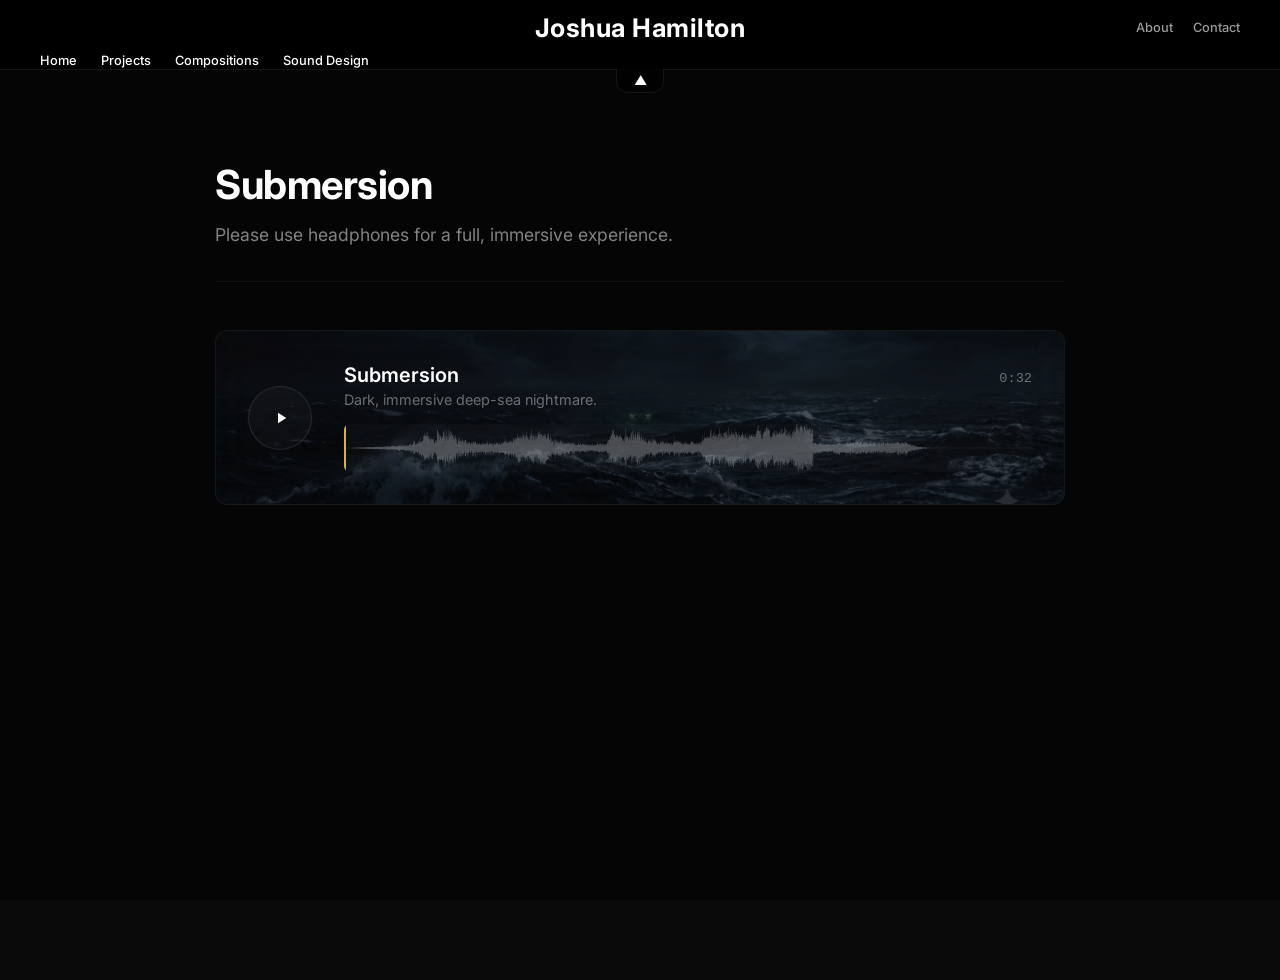
<file: htmls/submersion.html>
<!DOCTYPE html>
<html lang="en">
<head>
    <!-- Priority 1: High-Priority Audio Streaming for Current Page -->
    <link rel="preload" href="../assets/audio/SUBMERSION/submersion.mp3" as="audio" type="audio/mpeg" crossorigin="anonymous">

    <meta charset="UTF-8">
    <meta name="viewport" content="width=device-width, initial-scale=1.0">
    <title>Submersion | Joshua Hamilton</title>
    <link rel="preconnect" href="https://fonts.googleapis.com">
    <link rel="preconnect" href="https://fonts.gstatic.com" crossorigin>
    <link href="https://fonts.googleapis.com/css2?family=Inter:wght@400;500;600;700&display=swap" rel="stylesheet">
    <link rel="stylesheet" href="../css/styles.css">
    <style>
        /* -------------------------------------------------------------
           ISOLATED DROPDOWN SYSTEM: Zero Horizontal Bleeding
        ------------------------------------------------------------- */
        .dropdown-group {
            position: relative;
            display: inline-block;
        }

        #manual-header-toggle {
            transition: opacity 0.2s ease, visibility 0.2s ease;
        }

        .dropdown-nav .dropdown-group a.dropdown-trigger {
            display: inline-flex;
            align-items: center;
            gap: 6px;
        }

        .header-actions {
            display: flex;
            gap: 20px;
            align-items: center;
        }

        .action-btn {
            font-family: 'Inter', sans-serif;
            font-size: 0.8rem;
            font-weight: 500;
            color: rgba(255, 255, 255, 0.65);
            text-decoration: none;
            transition: color 0.2s ease;
        }

        .action-btn:hover {
            color: #ffffff;
        }

        /* -------------------------------------------------------------
           TRACK WORKSPACE CONTAINER ENGINE
        ------------------------------------------------------------- */
        .workspace-page-wrapper {
            width: 100%;
            min-height: 100vh;
            display: flex;
            justify-content: center;
            padding: 160px 40px 80px 40px;
            background-color: #050505;
            box-sizing: border-box;
        }

        .workspace-container {
            width: 100%;
            max-width: 850px;
            display: flex;
            flex-direction: column;
            gap: 48px;
        }

        .workspace-header {
            text-align: left;
            border-bottom: 1px solid rgba(255, 255, 255, 0.05);
            padding-bottom: 32px;
        }

        .workspace-header h1 {
            font-size: 2.5rem;
            font-weight: 700;
            letter-spacing: -0.5px;
            margin: 0;
            margin-bottom: 12px;
            color: #ffffff;
        }

        .workspace-header p {
            font-size: 1.1rem;
            line-height: 1.6;
            color: rgba(255, 255, 255, 0.5);
            margin: 0;
            max-width: 680px;
        }

        .track-deck {
            display: flex;
            flex-direction: column;
            gap: 28px;
            width: 100%;
        }

        /* -------------------------------------------------------------
           GLASSMORPHIC TRACK CARD DESIGN WITH LIGHT-UP HOVER
        ------------------------------------------------------------- */
        .audio-track-card {
            position: relative;
            background: rgba(15, 15, 15, 0.65);
            border: 1px solid rgba(255, 255, 255, 0.05);
            border-radius: 12px;
            padding: 32px;
            backdrop-filter: blur(25px);
            display: grid;
            grid-template-columns: auto 1fr;
            gap: 32px;
            align-items: center;
            box-sizing: border-box;
            overflow: hidden;
            transition: transform 0.3s cubic-bezier(0.16, 1, 0.3, 1), border-color 0.3s ease, background-color 0.3s ease, box-shadow 0.3s ease;
        }

        .track-card-bg {
            position: absolute;
            top: 0;
            left: 0;
            width: 100%;
            height: 100%;
            background-image: url('../assets/Images/submersion.webp');
            background-size: cover;
            background-position: center;
            opacity: 0.40; 
            pointer-events: none;
            z-index: -2;
            transition: opacity 0.3s ease;
        }

        .track-card-darkener {
            position: absolute;
            top: 0;
            left: 0;
            width: 100%;
            height: 100%;
            background: #050505;
            opacity: 0.05; 
            pointer-events: none;
            z-index: -1;
            transition: opacity 0.3s ease;
        }

        .audio-track-card:hover {
            transform: translateY(-3px);
            border-color: rgba(219, 176, 74, 0.45);
            background: rgba(30, 30, 30, 0.45);
            box-shadow: 
                0 12px 40px rgba(219, 176, 74, 0.12), 
                inset 0 0 20px rgba(219, 176, 74, 0.05);
        }

        .audio-track-card:hover .track-card-darkener {
            opacity: 0.20 !important;
        }

        .audio-track-card:hover .track-card-bg {
            opacity: 0.75 !important;
        }

        .play-trigger-wrapper {
            display: flex;
            align-items: center;
            justify-content: center;
            position: relative;
            z-index: 2;
        }

        .play-button-disk {
            width: 64px;
            height: 64px;
            border-radius: 50%;
            background: rgba(255, 255, 255, 0.03);
            border: 1px solid rgba(255, 255, 255, 0.1);
            display: flex;
            align-items: center;
            justify-content: center;
            cursor: pointer;
            transition: background 0.2s ease, border-color 0.2s ease, transform 0.2s cubic-bezier(0.16, 1, 0.3, 1);
        }

        .play-button-disk:hover {
            background: rgba(219, 176, 74, 0.1);
            border-color: rgba(219, 176, 74, 0.4);
            transform: scale(1.05);
        }

        .play-icon {
            width: 18px;
            height: 18px;
            fill: #ffffff;
            margin-left: 2px;
            transition: fill 0.2s ease;
        }

        .play-button-disk:hover .play-icon {
            fill: #ffe082;
        }

        .track-main-interface {
            display: flex;
            flex-direction: column;
            gap: 16px;
            width: 100%;
            position: relative;
            z-index: 2;
        }

        .track-meta {
            display: flex;
            justify-content: space-between;
            align-items: baseline;
        }

        .track-title-block h2 {
            font-size: 1.25rem;
            font-weight: 600;
            color: #ffffff;
            margin: 0;
            margin-bottom: 4px;
            transition: color 0.3s ease;
        }

        .audio-track-card:hover h2 {
            color: #ffe082;
        }

        .track-title-block p {
            font-size: 0.9rem;
            color: rgba(255, 255, 255, 0.4);
            margin: 0;
        }

        .track-duration-stamp {
            font-family: monospace;
            font-size: 0.85rem;
            color: rgba(255, 255, 255, 0.4);
        }

        .timeline-container {
            position: relative;
            width: 100%;
            height: 48px;
            background: rgba(255, 255, 255, 0.02);
            border-radius: 6px;
            cursor: pointer;
            overflow: hidden;
        }

        .waveform-asset-mask {
            position: absolute;
            top: 0;
            left: 0;
            width: 100%;
            height: 100%;
            background-image: url('../assets/Images/waveforms/submersion wf.png');
            background-size: 100% 100%;
            background-repeat: no-repeat;
            opacity: 0.25;
            pointer-events: none;
        }

        .timeline-progress-bar {
            position: absolute;
            top: 0;
            left: 0;
            height: 100%;
            width: 0%;
            background: rgba(219, 176, 74, 0.15);
            border-right: 2px solid #dbb04a;
            pointer-events: none;
        }

        @media (max-width: 650px) {
            .audio-track-card {
                grid-template-columns: 1fr;
                gap: 24px;
                padding: 24px;
            }
            .play-trigger-wrapper {
                justify-content: flex-start;
            }
        }
    </style>
</head>
<body>

<header id="site-navigation">
    <div class="nav-top-row">
        <a href="../index.html" class="logo" style="text-decoration: none; font-weight: 700;">Joshua Hamilton</a>
        <div class="header-actions">
            <a href="./about.html" class="action-btn" id="btn-about" style="text-decoration: none; line-height: normal; display: flex; align-items: center;">About</a>
            <a href="./contact.html" class="action-btn" id="btn-contact" style="text-decoration: none; line-height: normal; display: flex; align-items: center;">Contact</a>
        </div>
    </div>
    
    <div class="nav-bottom-row">
        <nav class="dropdown-nav">
           <a href="/index.html" class="nav-link" style="font-family: 'Inter', sans-serif; font-weight: 500; font-size: 0.8rem; color: rgba(255, 255, 255, 0.65); text-decoration: none; transition: color 0.2s ease;" onmouseover="this.style.color='#ffffff'" onmouseout="this.style.color='rgba(255, 255, 255, 0.65)'">Home</a>

            <!-- Projects Routing Setup -->
            <div class="dropdown-group">
                <a href="./projbuff.html" class="nav-link dropdown-trigger" style="text-decoration: none;">Projects</a>
            </div>
            
            <!-- Compositions Routing Setup -->
            <div class="dropdown-group">
                <a href="./compbuff.html" class="nav-link dropdown-trigger" style="text-decoration: none;">Compositions</a>
            </div>

            <!-- Sound Design Routing Setup -->
            <div class="dropdown-group">
                <a href="./sdbuff.html" class="nav-link dropdown-trigger" style="text-decoration: none; color: #ffffff;">Sound Design</a>
            </div>
        </nav>
    </div>

    <button id="manual-header-toggle" aria-label="Toggle Navigation Panel">
        <span class="toggle-arrow">▲</span>
    </button>
</header>

<main class="workspace-page-wrapper">
    <div class="workspace-container">
        
        <div class="workspace-header">
            <h1>Submersion</h1>
            <p>Please use headphones for a full, immersive experience.</p>
        </div>

        <div class="track-deck">
            
            <!-- Track Card 1: Submersion -->
            <div class="audio-track-card">
                <div class="track-card-bg"></div>
                <div class="track-card-darkener"></div>
                
                <div class="play-trigger-wrapper">
                    <div class="play-button-disk" data-track-src="../assets/audio/SUBMERSION/submersion.mp3" aria-label="Play Track">
                        <svg class="play-icon" viewBox="0 0 24 24">
                            <path d="M8 5v14l11-7z"/>
                        </svg>
                    </div>
                </div>
                
                <div class="track-main-interface">
                    <div class="track-meta">
                        <div class="track-title-block">
                            <h2>Submersion</h2>
                            <p>Dark, immersive deep-sea nightmare.</p>
                        </div>
                        <div class="track-duration-stamp">0:00</div>
                    </div>
                    
                    <div class="timeline-container">
                        <div class="waveform-asset-mask"></div>
                        <div class="timeline-progress-bar"></div>
                    </div>
                </div>
            </div>

        </div>
    </div>
</main>

<script>
    (function() {
        const navPanel = document.getElementById('site-navigation');
        const toggleButton = document.getElementById('manual-header-toggle');
        if (navPanel && toggleButton) {
            toggleButton.addEventListener('click', (e) => {
                e.stopPropagation();
                e.preventDefault();
                navPanel.classList.toggle('nav-panel-hidden');
            });
        }
    })();
</script>
<script src="../javascripts/player.js"></script>
<script src="../javascripts/imageloader.js" defer></script>

<!-- Priority 2: Secondary Background Asset Loader Loop -->

</body>
</html>
</file>
<file: css/styles.css>
/* ==========================================
   1. GLOBAL RESET & BODY STYLES
   ========================================== */
* { 
    margin: 0; 
    padding: 0; 
    box-sizing: border-box; 
    font-family: 'Inter', 'Helvetica Neue', Arial, sans-serif; 
}
body { 
    background-color: #0a0a0a; 
    color: white; 
    padding-bottom: 80px; 
}
html { 
    scroll-behavior: smooth; 
}

/* ==========================================
   2. DUAL-ROW NAVIGATION SYSTEM (MANUAL TOGGLE)
   ========================================== */
#site-navigation {
    position: fixed;
    top: 0;
    left: 0;
    width: 100%;
    height: 70px !important; 
    background-color: #000000 !important;
    padding: 12px 40px !important;
    border-bottom: 1px solid rgba(255, 255, 255, 0.08) !important;
    z-index: 9999999 !important;
    display: flex !important;
    flex-direction: column !important;
    justify-content: space-between !important;
    overflow: visible !important; 
}

#site-navigation.nav-panel-hidden .nav-top-row,
#site-navigation.nav-panel-hidden .nav-bottom-row { 
    transform: translateY(-200px) !important; 
    opacity: 0 !important;
    pointer-events: none !important;
}

#site-navigation.nav-panel-hidden {
    height: 0px !important;
    padding-top: 0 !important;
    padding-bottom: 0 !important;
    border-bottom: 1px solid transparent !important;
    transition: height 0.4s cubic-bezier(0.16, 1, 0.3, 1), padding 0.4s cubic-bezier(0.16, 1, 0.3, 1) !important;
}

#site-navigation .nav-top-row,
#site-navigation .nav-bottom-row {
    transition: transform 0.4s cubic-bezier(0.16, 1, 0.3, 1), opacity 0.3s ease !important;
    will-change: transform, opacity;
}

#manual-header-toggle {
    position: absolute !important;
    bottom: -24px !important; 
    left: 50% !important;
    transform: translateX(-50%) !important;
    width: 48px !important;
    height: 24px !important;
    background-color: rgba(0, 0, 0, 0.75) !important;
    backdrop-filter: blur(8px) !important;
    border: 1px solid rgba(255, 255, 255, 0.08) !important;
    border-top: none !important;
    border-radius: 0 0 12px 12px !important;
    cursor: pointer !important;
    display: flex !important;
    align-items: center !important;
    justify-content: center !important;
    pointer-events: auto !important;
    z-index: 10000000 !important;
    outline: none !important;
}

#manual-header-toggle .toggle-arrow {
    color: rgb(255, 255, 255) !important;
    font-size: 0.8rem !important;
    display: inline-block !important;
    transition: transform 0.3s cubic-bezier(0.16, 1, 0.3, 1) !important;
}

#manual-header-toggle:hover .toggle-arrow {
    color: #ffffff !important;
}

#site-navigation.nav-panel-hidden #manual-header-toggle .toggle-arrow {
    transform: rotate(180deg) !important;
}

#site-navigation.nav-panel-hidden #manual-header-toggle {
    bottom: -24px !important;
    position: fixed !important;
    top: 0 !important;
    height: 24px !important;
}

.nav-top-row {
    display: grid !important;
    grid-template-columns: 1fr auto 1fr !important; 
    align-items: center !important;
    width: 100% !important;
}

#site-navigation .logo {
    grid-column: 2 !important; 
    font-family: 'Inter', sans-serif !important;
    font-weight: 700 !important;
    font-size: 1.6rem !important; 
    letter-spacing: 0.5px !important;
    color: #ffffff !important;
    text-align: center !important;
    white-space: nowrap !important;
}

.header-actions {
    grid-column: 3 !important;
    display: flex !important;
    gap: 20px !important;
    justify-content: flex-end !important; 
}

.action-btn {
    background: none !important;
    color: rgba(255, 255, 255, 0.6) !important;
    border: none !important;
    padding: 0 !important;
    font-family: 'Inter', sans-serif !important;
    font-size: 0.8rem !important; 
    font-weight: 500 !important;
    cursor: pointer !important;
    transition: color 0.2s ease !important;
}
.action-btn:hover {
    color: #ffffff !important;
}

.nav-bottom-row {
    display: flex !important;
    width: 100% !important;
    justify-content: flex-start !important;
    margin-top: 4px !important;
}

.dropdown-nav {
    display: flex !important;
    gap: 24px !important;
    align-items: center !important;
}

/* ==========================================
   3. SIMPLIFIED NAVIGATION TRADITIONAL TRIGGER LINK
   ========================================== */
.dropdown-group {
    position: relative !important;
    display: flex !important;
    align-items: center !important;
}

.dropdown-trigger {
    font-family: 'Inter', sans-serif !important;
    font-weight: 500 !important;
    font-size: 0.8rem !important;
    color: rgba(255, 255, 255, 0.65) !important;
    background: none !important;
    border: none !important;
    cursor: pointer !important;
    display: flex !important;
    align-items: center !important;
    padding: 6px 0 !important; 
    text-transform: capitalize !important;
    transition: color 0.2s ease !important;
    text-decoration: none !important;
}

.dropdown-trigger:hover {
    color: #ffffff !important;
}

/* Dropdown menus and arrows completely disabled site-wide */
.dropdown-menu, 
.dropdown-trigger .arrow {
    display: none !important;
}

/* ==========================================
   4. LAYOUT SECTIONS & INTERACTIVE CANVAS
   ========================================== */
.theme-section { 
    height: 100vh; 
    width: 100%; 
    display: flex; 
    flex-direction: column; 
    align-items: center; 
    justify-content: center; 
    text-align: center; 
    scroll-snap-align: start; 
    transition: background 0.5s ease; 
}
#theme-1 { background-color: #1a1a2e; }
#theme-2 { background-color: #16213e; }
#theme-3 { background-color: #0f3460; }
.content h2 { font-size: 3rem; margin-bottom: 1rem; letter-spacing: 2px; }

#sound-design-container { overflow-y: scroll; height: 100vh; scroll-snap-type: y proximity; }
.soundscape-section { 
    position: relative; 
    width: 100%; 
    height: 100vh; 
    background-color: #0a0a0a; 
    overflow: hidden; 
    display: flex !important; 
    justify-content: center !important; 
    align-items: center !important; 
    scroll-snap-align: center; 
    z-index: 1; 
    padding-top: 70px !important; 
    padding-bottom: 0 !important; 
}
.soundscape-section::before { 
    content: ''; 
    position: absolute; 
    top: 0; 
    left: 0; 
    width: 100%; 
    height: 100%; 
    background-size: cover; 
    background-position: center; 
    filter: blur(25px) brightness(0.85); 
    transform: scale(1.1); 
    z-index: 1; 
}

.soundscape-canvas { position: relative; width: 100%; max-width: 1200px; aspect-ratio: 3 / 2; z-index: 2; }
#savannah-soundscape::before { background-image: url('https://blogroll.oceanwp.org/wp-content/uploads/2023/06/owp-hope-africa-blog-item-003.jpg'); mask-image: linear-gradient(to bottom, rgba(0,0,0,1) 85%, rgba(0,0,0,0) 100%); -webkit-mask-image: linear-gradient(to bottom, rgba(0,0,0,1) 85%, rgba(0,0,0,0) 100%); }
.canvas-savannah { background: url('https://blogroll.oceanwp.org/wp-content/uploads/2023/06/owp-hope-africa-blog-item-003.jpg') no-repeat center center; background-size: contain; mask-image: linear-gradient(to bottom, rgba(0,0,0,1) 94%, rgba(0,0,0,0) 100%); -webkit-mask-image: linear-gradient(to bottom, rgba(0,0,0,1) 94%, rgba(0,0,0,0) 100%); }

#rainforest-soundscape::before { background-image: url('https://images.stockcake.com/public/0/8/a/08a8de0b-de68-4290-ad59-de0b2236faf2/misty-forest-stream-stockcake.jpg'); mask-image: linear-gradient(to top, rgba(0,0,0,1) 85%, rgba(0,0,0,0) 100%); -webkit-mask-image: linear-gradient(to top, rgba(0,0,0,1) 85%, rgba(0,0,0,0) 100%); }
.canvas-rainforest { background: url('https://images.stockcake.com/public/0/8/a/08a8de0b-de68-4290-ad59-de0b2236faf2/misty-forest-stream-stockcake.jpg') no-repeat center center; background-size: contain; mask-image: linear-gradient(to top, rgba(0,0,0,1) 94%, rgba(0,0,0,0) 100%); -webkit-mask-image: linear-gradient(to top, rgba(0,0,0,1) 94%, rgba(0,0,0,0) 100%); }

.hidden { display: none !important; }

/* ==========================================
   5. AMBIENT BACKDROP GLOW SYSTEM & IMAGERY HOVER
   ========================================== */
.video-container {
    position: relative !important;
    overflow: visible !important; 
    width: fit-content !important;
    max-width: 100% !important;
    display: flex !important;
    flex-direction: column !important;
    align-items: center !important;
    justify-content: center !important;
    margin-left: auto !important;
    margin-right: auto !important;
}

.video-container video {
    width: 100% !important;
    height: auto !important;
    max-width: 85vw !important;     
    max-height: 55vh !important;    
    object-fit: contain !important; 
    border-radius: 4px;
    padding: 10px !important; 
    background-color: #000000 !important; 
    border: 3px solid rgba(255, 255, 255, 0.553) !important; 
    border-radius: 8px !important;
    box-shadow: 0 20px 40px rgba(65, 60, 60, 0.6) !important;
}

.video-backdrop {
    position: absolute !important;
    top: -5% !important;
    left: -5% !important;
    width: 110% !important; 
    height: 110% !important;
    z-index: -1 !important; 
    filter: blur(50px) brightness(5.5) contrast(1.1) !important;
    object-fit: fill !important;
    pointer-events: none !important;
    opacity: 0.65 !important;
    transition: filter 0.5s ease !important;
}

.progress-bar-container {
    width: 100% !important;
    height: 6px !important;
    margin-top: 16px !important; 
    background: rgba(255, 255, 255, 0.2);
    border-radius: 3px;
    cursor: pointer !important;
    pointer-events: auto !important;
    position: relative !important;
    z-index: 100 !important;
}

.cosmic-audio-card .card-space-bg {
    position: absolute;
    top: 0;
    left: 0;
    width: 100%;
    height: 100%;
    background-size: cover;
    background-position: center;
    opacity: 0.15;
    z-index: -1;
    pointer-events: none;
    mix-blend-mode: lighten;
    filter: brightness(0.6); 
    transition: opacity 0.4s cubic-bezier(0.16, 1, 0.3, 1), 
                filter 0.4s cubic-bezier(0.16, 1, 0.3, 1), 
                transform 0.4s cubic-bezier(0.16, 1, 0.3, 1);
}

.cosmic-audio-card:hover .card-space-bg {
    opacity: 0.65; 
    filter: brightness(1); 
    transform: scale(1.03); 
}

/* ==========================================
   6. INTERACTIVE HOTSPOTS & HUD INTERFACE
   ========================================== */
.global-hud-interface { position: fixed; left: 40px; top: 130px; width: 320px; z-index: 200; display: flex; flex-direction: column; }
.sticky-info-box { background: rgba(10, 10, 10, 0.35); padding: 20px; border-radius: 10px 10px 0 0; backdrop-filter: blur(12px); border: 1px solid rgba(255, 255, 255, 0.15); border-bottom: none; }
.master-control-deck { background: rgba(10, 10, 10, 0.35); padding: 0 20px 20px 20px; border-radius: 0 0 10px 10px; backdrop-filter: blur(12px); border: 1px solid rgba(255, 255, 255, 0.15); border-top: none; display: flex; flex-direction: column; gap: 12px; }
.control-btn { background: rgba(255, 255, 255, 0.08); color: white; border: 1px solid rgba(255, 255, 255, 0.15); padding: 10px 16px; font-family: 'Inter', sans-serif; font-size: 0.85rem; font-weight: 600; border-radius: 6px; display: flex; align-items: center; justify-content: center; gap: 8px; width: 100%; transition: all 0.2s ease; cursor: pointer; }
.control-btn:hover { background: white; color: black; border-color: white; }
.control-btn.active { background: rgba(46, 213, 115, 0.75); color: white; border-color: #2ed573; }

.hotspot { position: absolute; background: rgba(0, 0, 0, 0.7); color: white; border: 1px solid rgba(255, 255, 255, 0.3); padding: 8px 18px 8px 35px; border-radius: 30px; cursor: pointer; font-family: 'Inter', sans-serif; font-weight: 500; letter-spacing: 0.3px; font-size: 0.85rem; display: flex; align-items: center; transition: all 0.3s ease; z-index: 20; }
.hotspot:hover, .hotspot.playing { background: rgba(255, 255, 255, 0.9); color: black; }
.pulse { position: absolute; left: 12px; width: 10px; height: 10px; background-color: #ff4757; border-radius: 50%; box-shadow: 0 0 0 0 rgba(255, 71, 87, 0.7); animation: pulse-animation 2s infinite; }
.hotspot.playing .pulse { background-color: #2ed573; box-shadow: 0 0 0 0 rgba(46, 213, 115, 0.7); }

@keyframes pulse-animation {
    0% { transform: scale(0.95); box-shadow: 0 0 0 0 rgba(255, 71, 87, 0.7); }
    70% { transform: scale(1); box-shadow: 0 0 0 10px rgba(255, 71, 87, 0); }
    100% { transform: scale(0.95); box-shadow: 0 0 0 0 rgba(255, 71, 87, 0); }
}

/* ==========================================
   7. PERSISTENT AUDIO PLAYER
   ========================================== */
#persistent-player { position: fixed; bottom: 0; left: 0; width: 100%; height: 80px; background-color: rgba(0, 0, 0, 0.85); backdrop-filter: blur(10px); display: flex; align-items: center; justify-content: center; border-top: 1px solid #333; z-index: 1000; }
.player-controls { display: flex; align-items: center; gap: 20px; }
button { padding: 10px 20px; font-size: 1rem; cursor: pointer; background-color: white; color: black; border: none; border-radius: 5px; font-weight: bold; transition: background 0.2s; }
button:hover { background-color: #ccc; }

.mobile-scene-info { display: none; }
.mobile-controls { display: flex; gap: 10px; justify-content: center; margin-top: 15px; }

/* ==========================================
   8. RESPONSIVE MOBILE BREAKPOINTS (PC SHIELDED)
   ========================================== */
@media (max-width: 950px) {
    #site-navigation { 
        padding: 12px 20px !important; 
        height: auto !important;
    }
    
    .nav-top-row {
        display: flex !important;
        flex-direction: row !important;
        align-items: center !important;
        justify-content: space-between !important; 
        width: 100% !important;
        gap: 16px !important;
    }
    
    #site-navigation .logo { 
        margin: 0 !important;
        font-size: 1.1rem !important; 
        text-align: left !important;
        white-space: nowrap !important; 
    }
    
    .header-actions {
        position: relative !important;
        right: auto !important;
        margin-top: 0 !important;
        gap: 16px !important;
        display: flex !important;
        justify-content: flex-end !important;
    }
    
    .dropdown-nav {
        margin-top: 12px !important;
        gap: 16px !important;
    }

    #manual-header-toggle {
        bottom: -24px !important;
        top: auto !important;
    }
    
    .content h2 { font-size: 2rem; padding: 0 15px; }
    .content p { font-size: 0.9rem; padding: 0 15px; }
    #persistent-player { height: auto; min-height: 80px; padding: 15px 0; }
    .player-controls { flex-direction: column; gap: 8px; }
    button { padding: 8px 16px; font-size: 0.9rem; }
    #track-title { font-size: 0.85rem; }

    .global-hud-interface,
    #comp-dynamic-hud,
    .pc-only-hud { 
        display: none !important; 
    }

    .mobile-scene-info {
        display: block;
        position: absolute;
        top: 150px; 
        width: 100%;
        text-align: center;
        z-index: 10;
        padding: 0 20px;
    }
    .mobile-scene-info h2 { font-size: 1.5rem; margin-bottom: 5px; text-shadow: 0 2px 6px rgba(0,0,0,0.9); }
    .mobile-scene-info p { font-size: 0.85rem; color: #ddd; text-shadow: 0 1px 4px rgba(0,0,0,0.9); }
    
    .mobile-controls .control-btn { width: auto !important; padding: 8px 16px !important; }
    .soundscape-canvas { width: 95% !important; height: auto !important; margin-top: 150px; }

    .hotspot { padding: 6px 12px 6px 28px !important; font-size: 0.75rem !important; }
    .pulse { left: 8px !important; width: 10px !important; height: 10px !important; }

    html, body {
        scroll-snap-type: y mandatory !important;
        scroll-behavior: smooth !important;
        height: 100% !important;
        overflow-y: scroll !important;
    }

    .soundscape-section {
        height: 100vh !important;
        min-height: 100vh !important;
        scroll-snap-align: start !important; 
        scroll-snap-stop: always !important;
        padding-top: 85px !important;         
        padding-bottom: 25px !important;
        display: flex !important;
        flex-direction: column !important;
        justify-content: center !important;   
    }
}

/* ==========================================
   9. MOBILE LANDSCAPE VIDEO OPTIMISATION
   ========================================== */
@media (max-width: 950px) and (orientation: landscape) {
    .video-container video {
        max-width: 90vw !important;     
        max-height: 70vh !important;    
        padding: 4px !important;        
    }
}

/* ==========================================
   10. DEDICATED ABOUT PAGE CONTENT LAYOUT
   ========================================== */
.about-page-wrapper {
    width: 100%;
    min-height: 100vh;
    display: flex;
    align-items: center;
    justify-content: center;
    padding: 120px 40px 60px 40px; 
    background-color: #0a0a0a;
    box-sizing: border-box;
}

.about-content-card {
    position: relative;
    width: 100%;
    max-width: 1000px;
    background: rgba(20, 20, 20, 0.4);
    border: 1px solid rgba(255, 255, 255, 0.06);
    border-radius: 12px;
    padding: 50px;
    backdrop-filter: blur(20px);
    overflow: hidden;
}

.about-glow-backdrop {
    position: absolute;
    top: 50%;
    left: 50%;
    transform: translate(-50%, -50%);
    width: 80%;
    height: 80%;
    background: radial-gradient(circle, rgba(255, 255, 255, 0.05) 0%, rgba(0, 0, 0, 0) 70%);
    z-index: -1;
    pointer-events: none;
}

.about-grid {
    display: grid;
    grid-template-columns: 1fr 1.5fr;
    gap: 50px;
    align-items: center;
}

.profile-image-placeholder {
    width: 100%;
    aspect-ratio: 4 / 5;
    background-color: #111111;
    border: 1px solid rgba(255, 255, 255, 0.1);
    border-radius: 6px;
    display: flex;
    align-items: center;
    justify-content: center;
    color: rgba(255, 255, 255, 0.3);
    font-size: 0.85rem;
    font-weight: 500;
    text-transform: uppercase;
    letter-spacing: 1px;
}

.about-text-column h1 {
    font-size: 2.25rem;
    font-weight: 700;
    letter-spacing: -0.5px;
    margin-bottom: 6px;
    color: #ffffff;
}

.about-text-column h2 {
    font-size: 1rem;
    font-weight: 500;
    text-transform: uppercase;
    letter-spacing: 1.5px;
    color: rgba(255, 255, 255, 0.5);
    margin-bottom: 24px;
}

.about-text-column p {
    font-size: 0.95rem;
    line-height: 1.6;
    color: rgba(255, 255, 255, 0.75);
    margin-bottom: 16px;
}
.about-text-column p:last-child {
    margin-bottom: 0;
}

@media (max-width: 850px) {
    .about-page-wrapper {
        padding: 100px 20px 40px 20px;
    }
    .about-content-card {
        padding: 30px 20px;
    }
    .about-grid {
        grid-template-columns: 1fr; 
        gap: 30px;
    }
    .profile-image-placeholder {
        max-width: 280px;
        margin: 0 auto; 
    }
    .about-text-column h1 {
        font-size: 1.8rem;
    }
}
.bio-subheading {
    font-size: 0.75rem;
    font-weight: 600;
    text-transform: uppercase;
    letter-spacing: 1px;
    color: rgba(255, 255, 255, 0.4);
    margin-top: 24px;
    margin-bottom: 8px;
}
/* ==========================================
   11. GLOBAL VISITED NAV LINK PATCH
   ========================================== */
#site-navigation .nav-link,
#site-navigation .nav-link:visited,
#site-navigation .nav-link:active,
#site-navigation .nav-link:hover {
    color: #ffffff !important;
    text-decoration: none !important;
}
</file>
